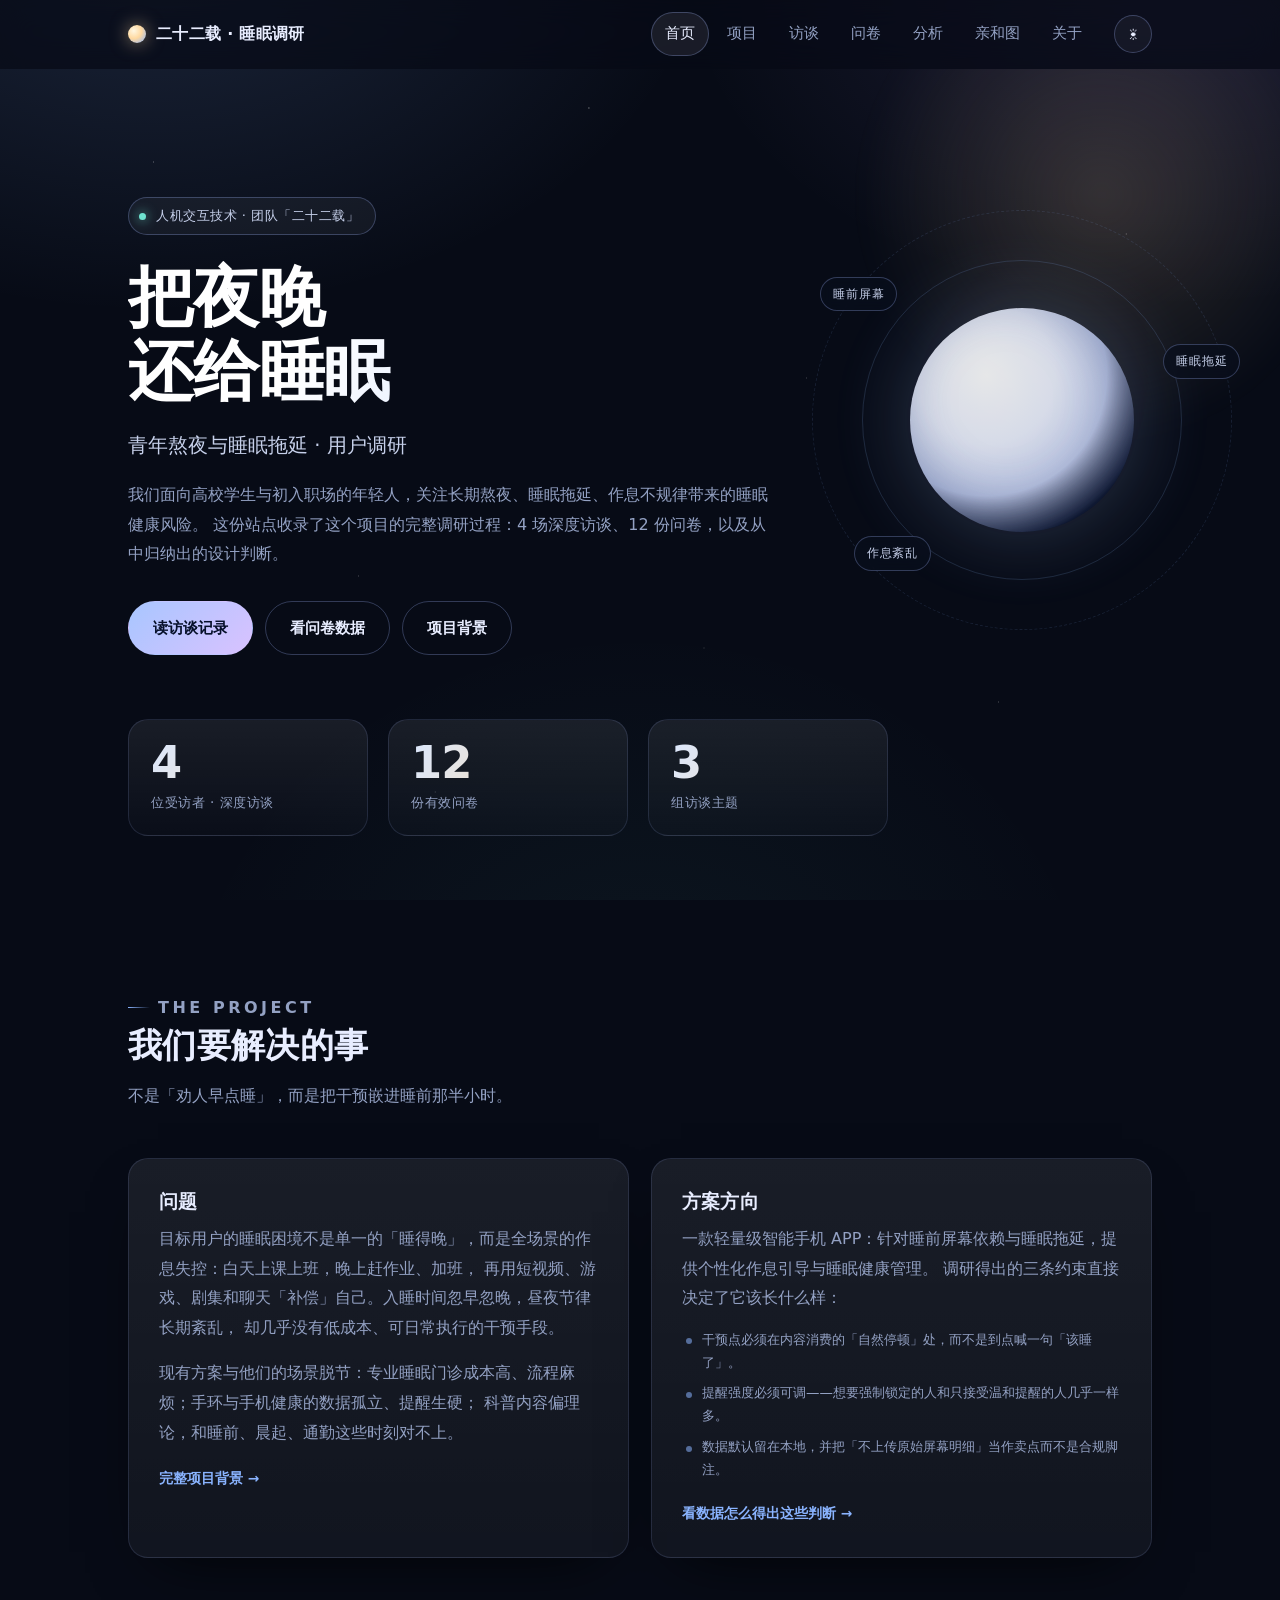
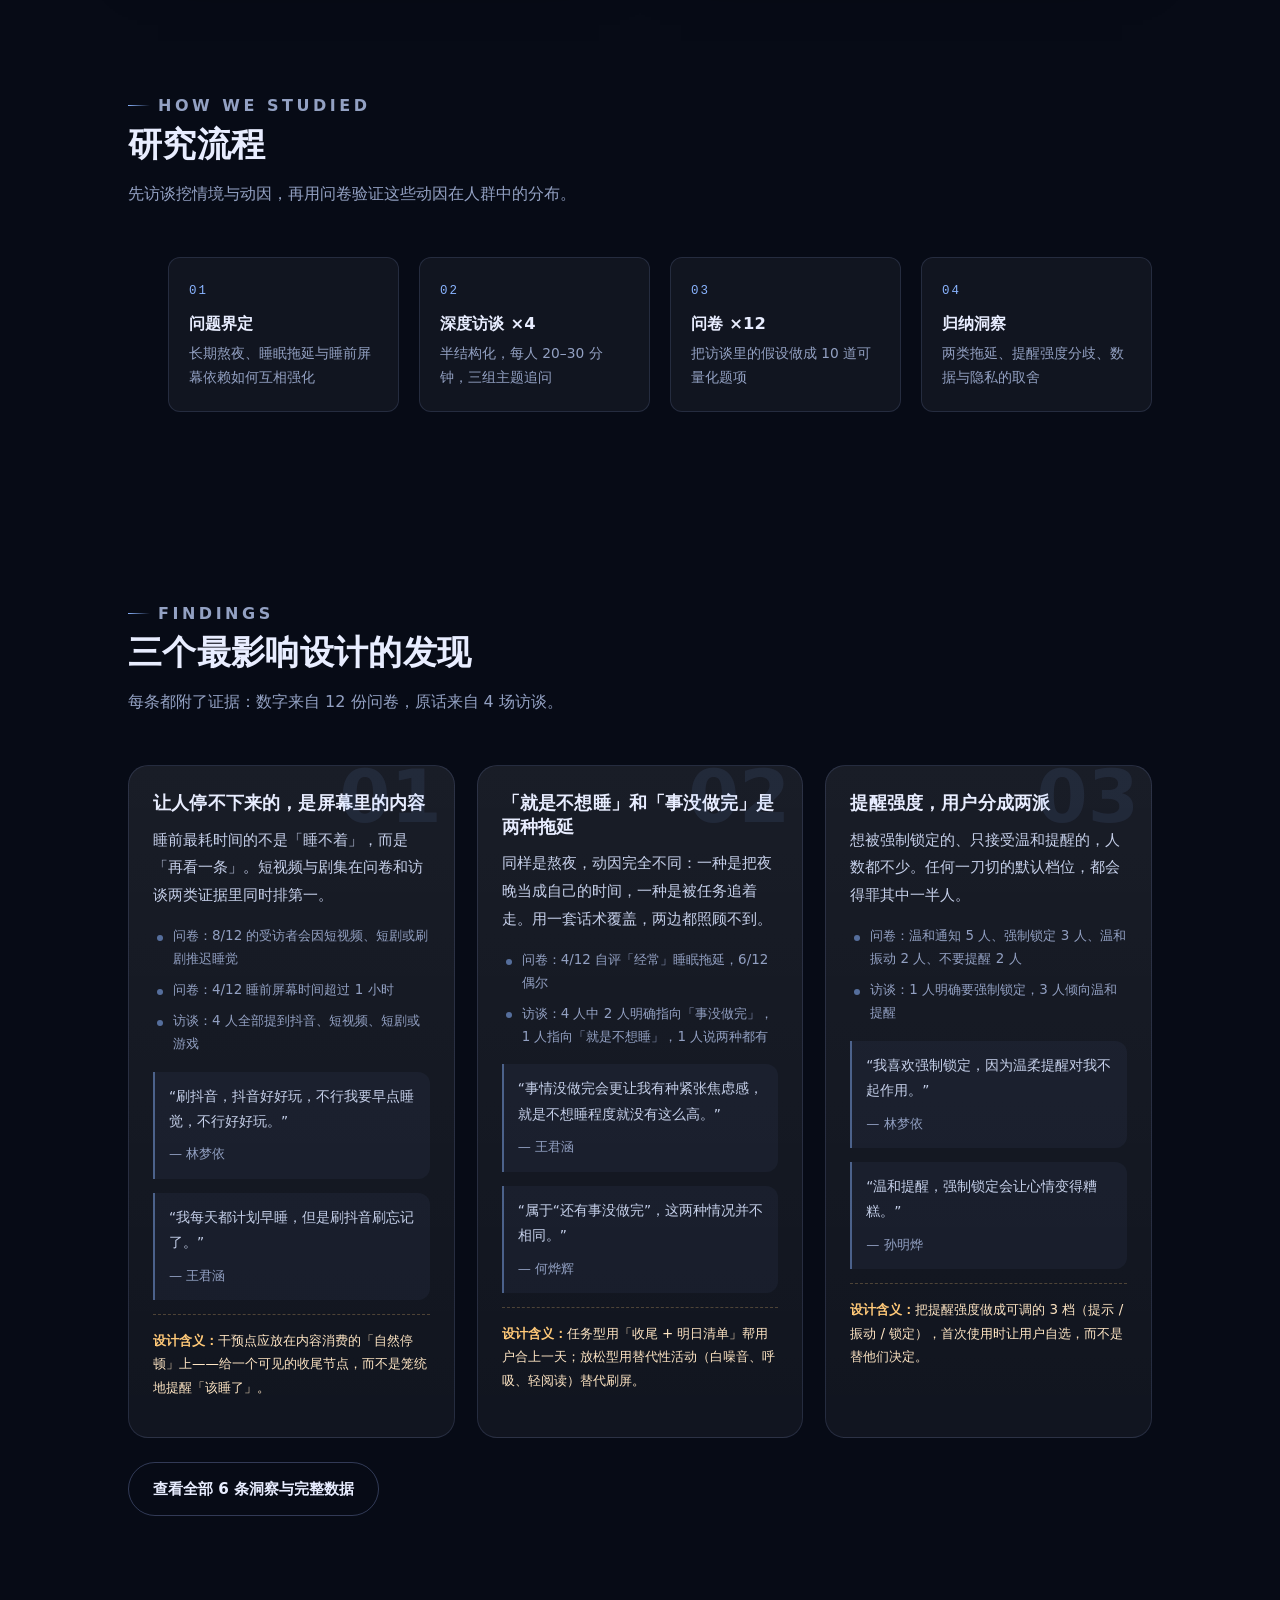
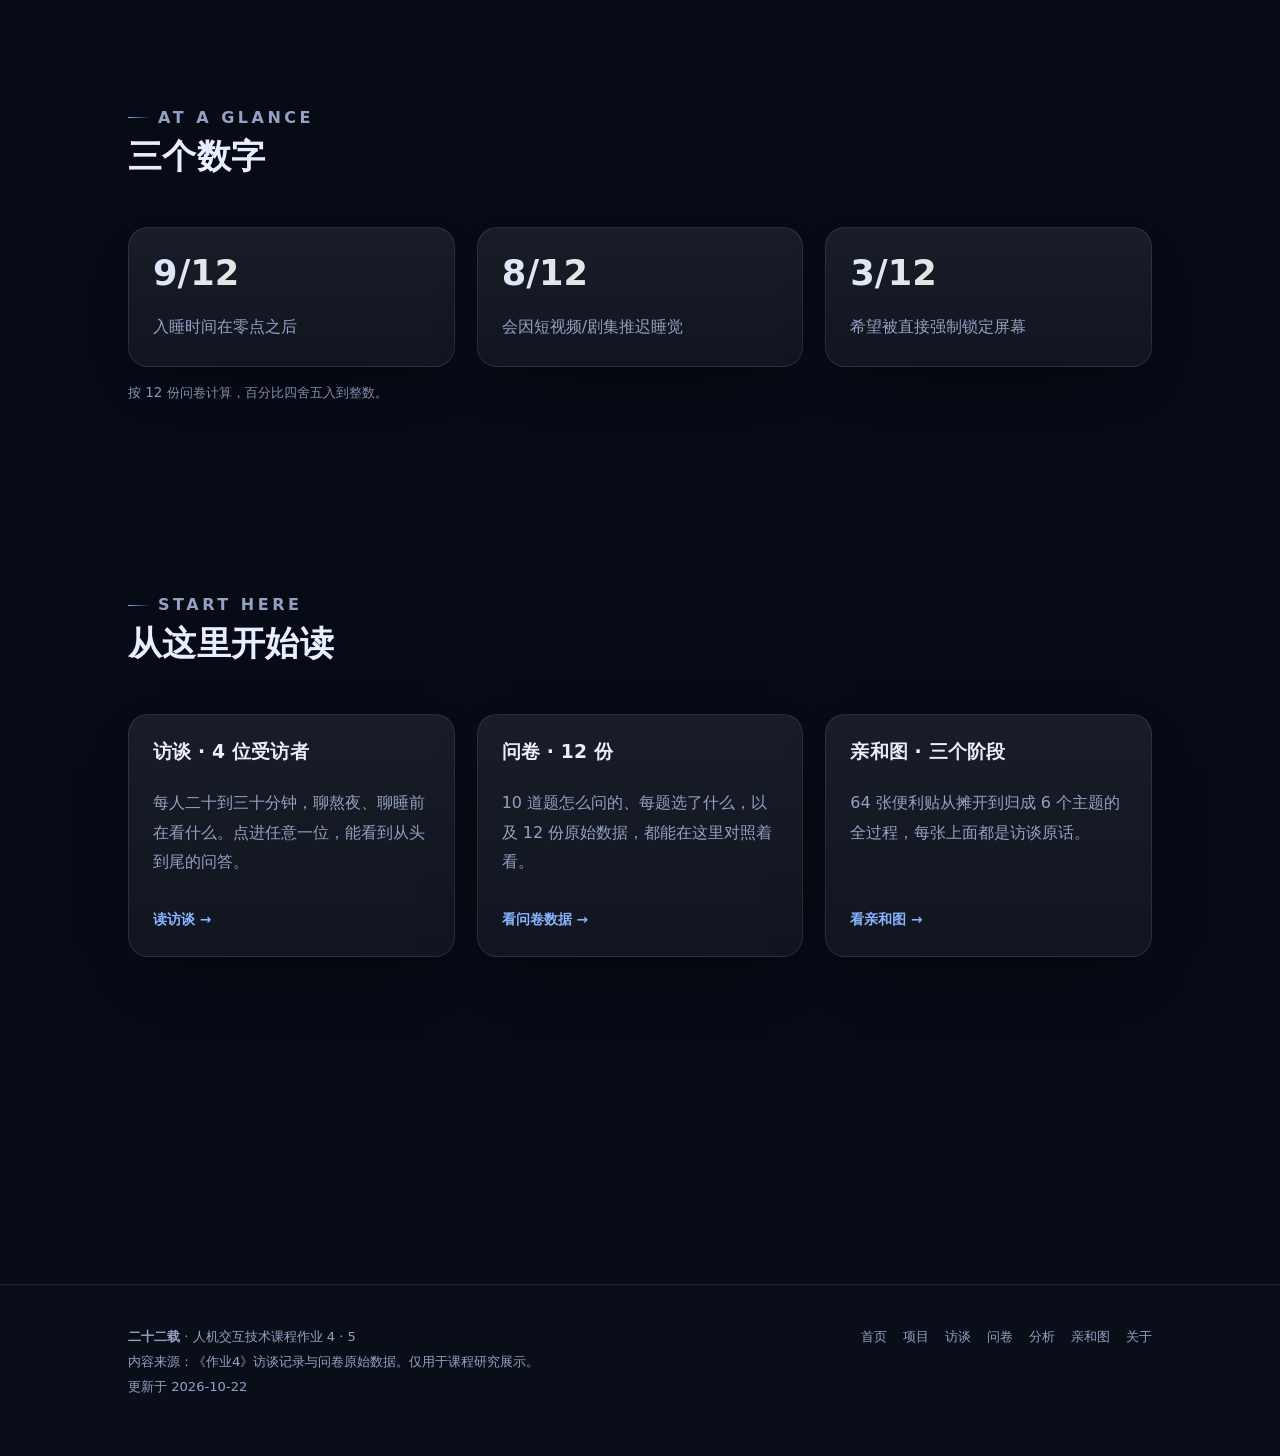
<file: index.html>
<!doctype html>
<html lang="zh-CN">
<head>
  <meta charset="utf-8">
  <meta name="viewport" content="width=device-width, initial-scale=1">
  <title>把夜晚还给睡眠 · 二十二载 · 睡眠健康调研</title>
  <meta name="description" content="面向高校学生与职场新人的睡眠健康 APP 调研：4 份深度访谈、12 份问卷数据，以及由此归纳的 6 条设计洞察。人机交互技术课程项目，团队二十二载。">
  <meta name="theme-color" content="#070b16">
  <meta property="og:title" content="把夜晚还给睡眠 · 二十二载">
  <meta property="og:description" content="4 份深度访谈 + 12 份问卷：青年熬夜与睡眠拖延的用户调研。">
  <meta property="og:type" content="website">
  <link rel="icon" href="data:image/svg+xml,%3Csvg xmlns='http://www.w3.org/2000/svg' viewBox='0 0 32 32'%3E%3Ccircle cx='16' cy='16' r='13' fill='%23ffd9a0'/%3E%3C/svg%3E">
  <link rel="stylesheet" href="assets/css/style.css">
  <script>try{var t=localStorage.getItem("theme");if(t==="light"||t==="dark"){document.documentElement.dataset.theme=t;}}catch(e){}</script>
</head>
<body data-page="home">
  <a class="skip" href="#main">跳到主要内容</a>

  <header class="site-header">
    <div class="nav-inner">
      <a class="brand" href="index.html"><span class="moon" aria-hidden="true"></span>二十二载 · 睡眠调研</a>
      <nav class="nav" aria-label="主导航">
        <a href="index.html" aria-current="page">首页</a>
        <a href="project.html">项目</a>
        <a href="interviews.html">访谈</a>
        <a href="survey.html">问卷</a>
        <a href="analysis.html">分析</a>
        <a href="affinity.html">亲和图</a>
        <a href="about.html">关于</a>
      </nav>
      <button class="theme-toggle" type="button" data-theme-toggle aria-label="切换到日间主题" title="切换到日间主题" aria-pressed="false">&#9788;</button>
    </div>
  </header>

  <main id="main">
    <!-- Hero -->
    <section class="hero">
      <div class="container">
        <p class="hero-badge"><span class="dot" aria-hidden="true"></span>人机交互技术 · 团队「二十二载」</p>
        <h1>把夜晚<br>还给睡眠</h1>
        <p class="hero-sub">青年熬夜与睡眠拖延 · 用户调研</p>
        <p class="hero-intro">
          我们面向高校学生与初入职场的年轻人，关注长期熬夜、睡眠拖延、作息不规律带来的睡眠健康风险。
          这份站点收录了这个项目的完整调研过程：4 场深度访谈、12 份问卷，以及从中归纳出的设计判断。
        </p>
        <div class="hero-actions">
          <a class="btn btn--primary" href="interviews.html">读访谈记录</a>
          <a class="btn btn--ghost" href="survey.html">看问卷数据</a>
          <a class="btn btn--ghost" href="project.html">项目背景</a>
        </div>
        <div class="stats" data-home-stats></div>

        <div class="hero-art" aria-hidden="true">
          <div class="hero-ring hero-ring--outer"></div>
          <div class="hero-ring hero-ring--inner"></div>
          <div class="hero-moon"></div>
          <span class="hero-orbit hero-orbit--a">睡前屏幕</span>
          <span class="hero-orbit hero-orbit--b">睡眠拖延</span>
          <span class="hero-orbit hero-orbit--c">作息紊乱</span>
        </div>
      </div>
    </section>

    <!-- 项目速览 -->
    <section class="section section--tight">
      <div class="container">
        <div class="section-head">
          <p class="kicker">The Project</p>
          <h2>我们要解决的事</h2>
          <p>不是「劝人早点睡」，而是把干预嵌进睡前那半小时。</p>
        </div>
        <div class="grid grid--2">
          <article class="card">
            <h3>问题</h3>
            <p class="muted">
              目标用户的睡眠困境不是单一的「睡得晚」，而是全场景的作息失控：白天上课上班，晚上赶作业、加班，
              再用短视频、游戏、剧集和聊天「补偿」自己。入睡时间忽早忽晚，昼夜节律长期紊乱，
              却几乎没有低成本、可日常执行的干预手段。
            </p>
            <p class="muted">
              现有方案与他们的场景脱节：专业睡眠门诊成本高、流程麻烦；手环与手机健康的数据孤立、提醒生硬；
              科普内容偏理论，和睡前、晨起、通勤这些时刻对不上。
            </p>
            <a class="iv-more" href="project.html">完整项目背景 →</a>
          </article>
          <article class="card">
            <h3>方案方向</h3>
            <p class="muted">
              一款轻量级智能手机 APP：针对睡前屏幕依赖与睡眠拖延，提供个性化作息引导与睡眠健康管理。
              调研得出的三条约束直接决定了它该长什么样：
            </p>
            <ul class="evidence">
              <li>干预点必须在内容消费的「自然停顿」处，而不是到点喊一句「该睡了」。</li>
              <li>提醒强度必须可调——想要强制锁定的人和只接受温和提醒的人几乎一样多。</li>
              <li>数据默认留在本地，并把「不上传原始屏幕明细」当作卖点而不是合规脚注。</li>
            </ul>
            <a class="iv-more" href="survey.html#charts">看数据怎么得出这些判断 →</a>
          </article>
        </div>
      </div>
    </section>

    <!-- 研究流程 -->
    <section class="section section--tight">
      <div class="container">
        <div class="section-head">
          <p class="kicker">How We Studied</p>
          <h2>研究流程</h2>
          <p>先访谈挖情境与动因，再用问卷验证这些动因在人群中的分布。</p>
        </div>
        <ol class="process" data-home-process></ol>
      </div>
    </section>

    <!-- 关键发现 -->
    <section class="section">
      <div class="container">
        <div class="section-head">
          <p class="kicker">Findings</p>
          <h2>三个最影响设计的发现</h2>
          <p>每条都附了证据：数字来自 12 份问卷，原话来自 4 场访谈。</p>
        </div>
        <div class="insights" data-insights></div>
        <p style="margin-top:24px">
          <a class="btn btn--ghost" href="survey.html">查看全部 6 条洞察与完整数据</a>
        </p>
      </div>
    </section>

    <!-- 数据速览 -->
    <section class="section section--tight">
      <div class="container">
        <div class="section-head">
          <p class="kicker">At A Glance</p>
          <h2>三个数字</h2>
        </div>
        <div class="grid grid--3" data-home-teasers></div>
        <p class="note" style="margin-top:14px">按 12 份问卷计算，百分比四舍五入到整数。</p>
      </div>
    </section>

    <!-- 从哪里开始读 -->
    <section class="section">
      <div class="container">
        <div class="section-head">
          <p class="kicker">Start Here</p>
          <h2>从这里开始读</h2>
        </div>
        <div class="grid grid--3">
          <a class="card iv-card" href="interviews.html">
            <h3>访谈 · 4 位受访者</h3>
            <p class="muted">每人二十到三十分钟，聊熬夜、聊睡前在看什么。点进任意一位，能看到从头到尾的问答。</p>
            <span class="iv-more">读访谈 →</span>
          </a>
          <a class="card iv-card" href="survey.html">
            <h3>问卷 · 12 份</h3>
            <p class="muted">10 道题怎么问的、每题选了什么，以及 12 份原始数据，都能在这里对照着看。</p>
            <span class="iv-more">看问卷数据 →</span>
          </a>
          <a class="card iv-card" href="affinity.html">
            <h3>亲和图 · 三个阶段</h3>
            <p class="muted">64 张便利贴从摊开到归成 6 个主题的全过程，每张上面都是访谈原话。</p>
            <span class="iv-more">看亲和图 →</span>
          </a>
        </div>
      </div>
    </section>

    <section class="section section--tight">
      <div class="container">
        <noscript>
          <p class="callout">这个站点的数据区需要 JavaScript 才能渲染。请开启后刷新；访谈原文与问卷表格也会随之显示。</p>
        </noscript>
      </div>
    </section>
  </main>

  <footer class="site-footer">
    <div class="container footer-inner">
      <div>
        <p><strong>二十二载</strong> · 人机交互技术课程作业 4 · 5</p>
        <p>内容来源：《作业4》访谈记录与问卷原始数据。仅用于课程研究展示。</p>
        <p>更新于 2026-10-22</p>
      </div>
      <nav class="footer-links" aria-label="页脚导航">
        <a href="index.html">首页</a>
        <a href="project.html">项目</a>
        <a href="interviews.html">访谈</a>
        <a href="survey.html">问卷</a>
        <a href="analysis.html">分析</a>
        <a href="affinity.html">亲和图</a>
        <a href="about.html">关于</a>
      </nav>
    </div>
  </footer>

  <script src="assets/data/site.js"></script>
  <script src="assets/data/survey.js"></script>
  <script src="assets/data/interviews.js"></script>
  <script src="assets/data/insights.js"></script>
  <script src="assets/data/images.js"></script>
  <script src="assets/js/aggregate.js"></script>
  <script src="assets/js/charts.js"></script>
  <script src="assets/js/render.js"></script>
  <script src="assets/js/app.js"></script>
</body>
</html>
</file>
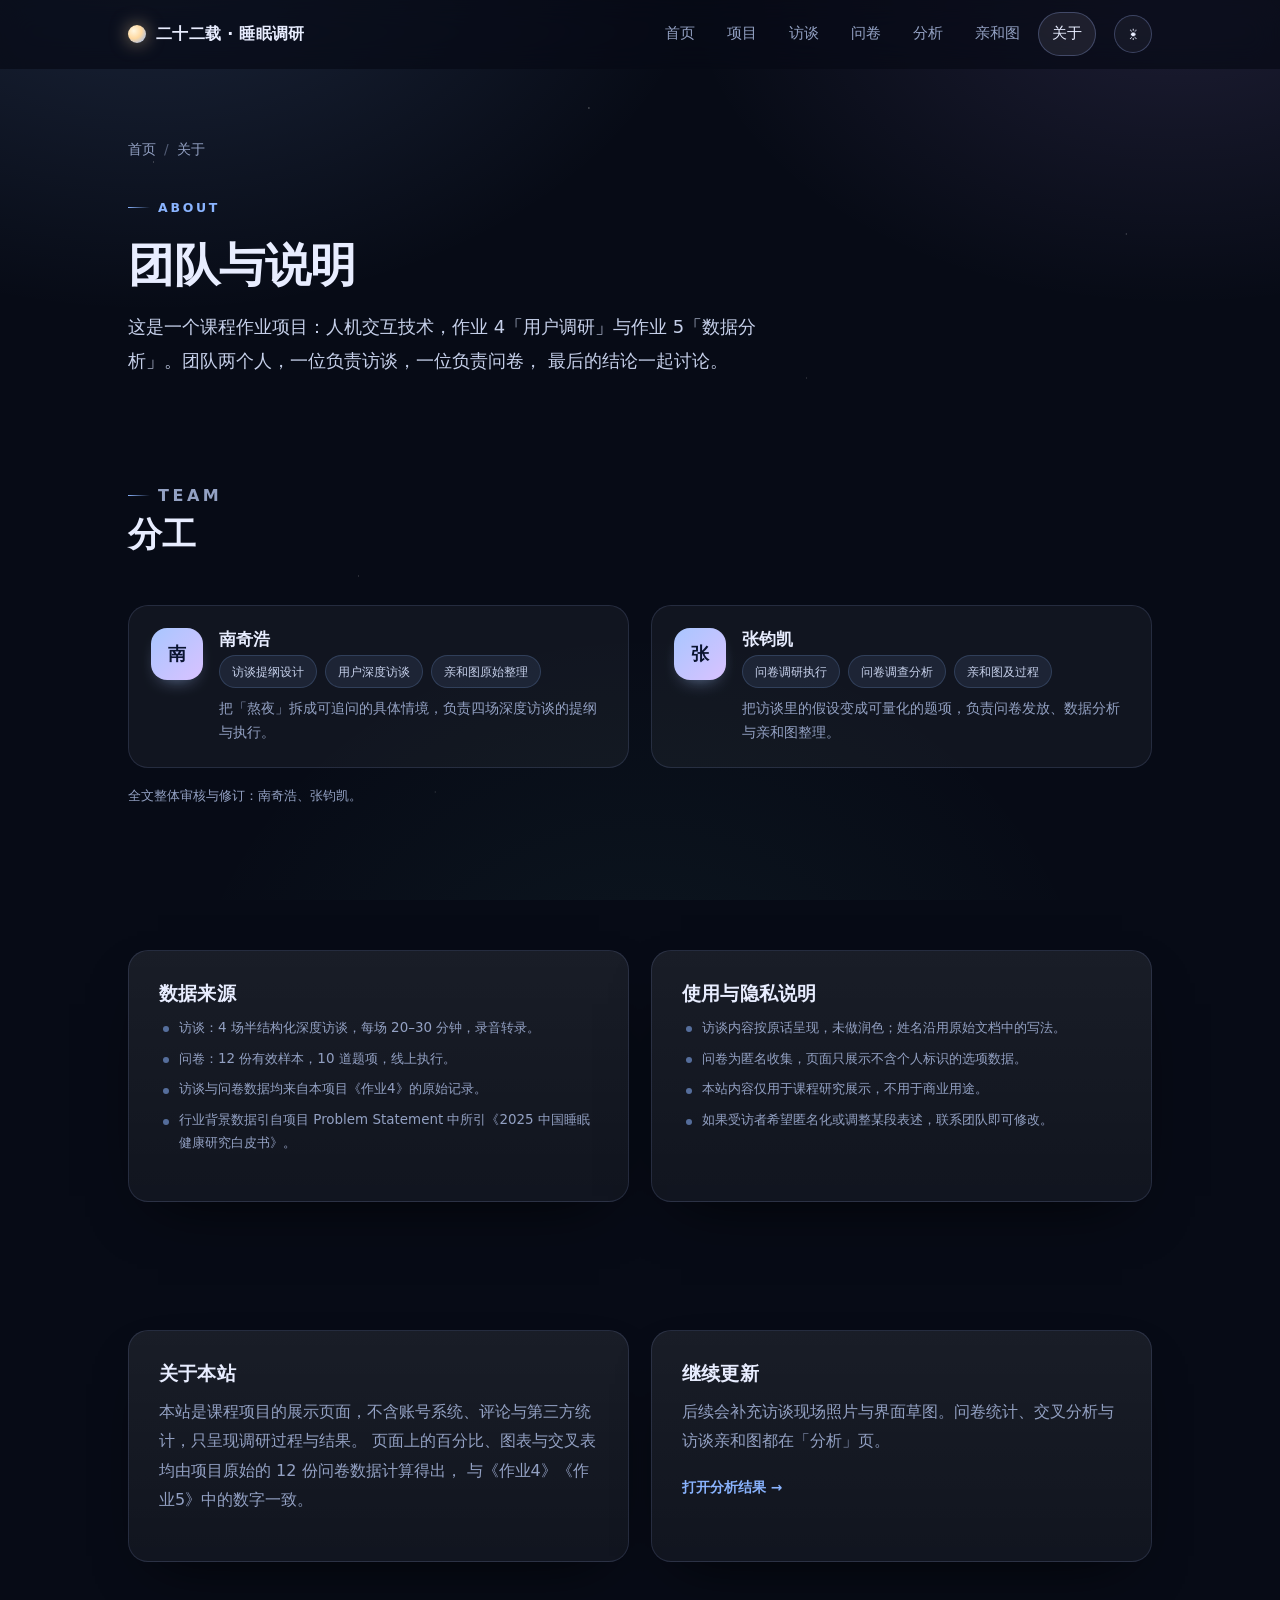
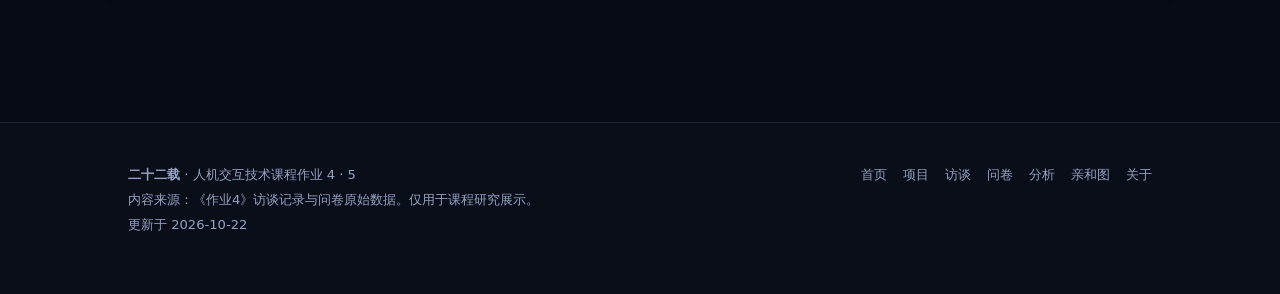
<file: about.html>
﻿<!doctype html>
<html lang="zh-CN">
<head>
  <meta charset="utf-8">
  <meta name="viewport" content="width=device-width, initial-scale=1">
  <title>团队与说明 · 二十二载</title>
  <meta name="description" content="团队分工、数据来源、使用与隐私说明。">
  <meta name="theme-color" content="#070b16">
  <link rel="icon" href="data:image/svg+xml,%3Csvg xmlns='http://www.w3.org/2000/svg' viewBox='0 0 32 32'%3E%3Ccircle cx='16' cy='16' r='13' fill='%23ffd9a0'/%3E%3C/svg%3E">
  <link rel="stylesheet" href="assets/css/style.css">
  <script>try{var t=localStorage.getItem("theme");if(t==="light"||t==="dark"){document.documentElement.dataset.theme=t;}}catch(e){}</script>
</head>
<body data-page="about">
  <a class="skip" href="#main">跳到主要内容</a>

  <header class="site-header">
    <div class="nav-inner">
      <a class="brand" href="index.html"><span class="moon" aria-hidden="true"></span>二十二载 · 睡眠调研</a>
      <nav class="nav" aria-label="主导航">
        <a href="index.html">首页</a>
        <a href="project.html">项目</a>
        <a href="interviews.html">访谈</a>
        <a href="survey.html">问卷</a>
        <a href="analysis.html">分析</a>
        <a href="affinity.html">亲和图</a>
        <a href="about.html" aria-current="page">关于</a>
      </nav>
      <button class="theme-toggle" type="button" data-theme-toggle aria-label="切换到日间主题" title="切换到日间主题" aria-pressed="false">&#9788;</button>
    </div>
  </header>

  <main id="main">
    <section class="page-head">
      <div class="container">
        <nav class="breadcrumb" aria-label="面包屑">
          <a href="index.html">首页</a><span class="sep">/</span><span>关于</span>
        </nav>
        <p class="kicker">About</p>
        <h1>团队与说明</h1>
        <p class="lead">
          这是一个课程作业项目：人机交互技术，作业 4「用户调研」与作业 5「数据分析」。团队两个人，一位负责访谈，一位负责问卷，
          最后的结论一起讨论。
        </p>
      </div>
    </section>

    <section class="section section--tight">
      <div class="container">
        <div class="section-head">
          <p class="kicker">Team</p>
          <h2>分工</h2>
        </div>
        <div class="grid grid--2" data-members></div>
        <p class="note" style="margin-top:16px">全文整体审核与修订：南奇浩、张钧凯。</p>
      </div>
    </section>

    <section class="section section--tight">
      <div class="container">
        <div class="grid grid--2">
          <article class="card">
            <h2 style="font-size:1.2rem">数据来源</h2>
            <ul class="evidence">
              <li>访谈：4 场半结构化深度访谈，每场 20–30 分钟，录音转录。</li>
              <li>问卷：12 份有效样本，10 道题项，线上执行。</li>
              <li>访谈与问卷数据均来自本项目《作业4》的原始记录。</li>
              <li>行业背景数据引自项目 Problem Statement 中所引《2025 中国睡眠健康研究白皮书》。</li>
            </ul>
          </article>
          <article class="card">
            <h2 style="font-size:1.2rem">使用与隐私说明</h2>
            <ul class="evidence">
              <li>访谈内容按原话呈现，未做润色；姓名沿用原始文档中的写法。</li>
              <li>问卷为匿名收集，页面只展示不含个人标识的选项数据。</li>
              <li>本站内容仅用于课程研究展示，不用于商业用途。</li>
              <li>如果受访者希望匿名化或调整某段表述，联系团队即可修改。</li>
            </ul>
          </article>
        </div>
      </div>
    </section>

    <section class="section section--tight">
      <div class="container">
        <div class="grid grid--2">
          <article class="card">
            <h2 style="font-size:1.2rem">关于本站</h2>
            <p class="muted">
              本站是课程项目的展示页面，不含账号系统、评论与第三方统计，只呈现调研过程与结果。
              页面上的百分比、图表与交叉表均由项目原始的 12 份问卷数据计算得出，
              与《作业4》《作业5》中的数字一致。
            </p>
          </article>
          <article class="card">
            <h2 style="font-size:1.2rem">继续更新</h2>
            <p class="muted">
              后续会补充访谈现场照片与界面草图。问卷统计、交叉分析与访谈亲和图都在「分析」页。
            </p>
            <a class="iv-more" href="analysis.html">打开分析结果 →</a>
          </article>
        </div>
      </div>
    </section>
  </main>

  <footer class="site-footer">
    <div class="container footer-inner">
      <div>
        <p><strong>二十二载</strong> · 人机交互技术课程作业 4 · 5</p>
        <p>内容来源：《作业4》访谈记录与问卷原始数据。仅用于课程研究展示。</p>
        <p>更新于 2026-10-22</p>
      </div>
      <nav class="footer-links" aria-label="页脚导航">
        <a href="index.html">首页</a>
        <a href="project.html">项目</a>
        <a href="interviews.html">访谈</a>
        <a href="survey.html">问卷</a>
        <a href="analysis.html">分析</a>
        <a href="affinity.html">亲和图</a>
        <a href="about.html">关于</a>
      </nav>
    </div>
  </footer>

  <script src="assets/data/site.js"></script>
  <script src="assets/data/survey.js"></script>
  <script src="assets/data/interviews.js"></script>
  <script src="assets/data/insights.js"></script>
  <script src="assets/data/images.js"></script>
  <script src="assets/js/aggregate.js"></script>
  <script src="assets/js/charts.js"></script>
  <script src="assets/js/render.js"></script>
  <script src="assets/js/app.js"></script>
</body>
</html>
</file>
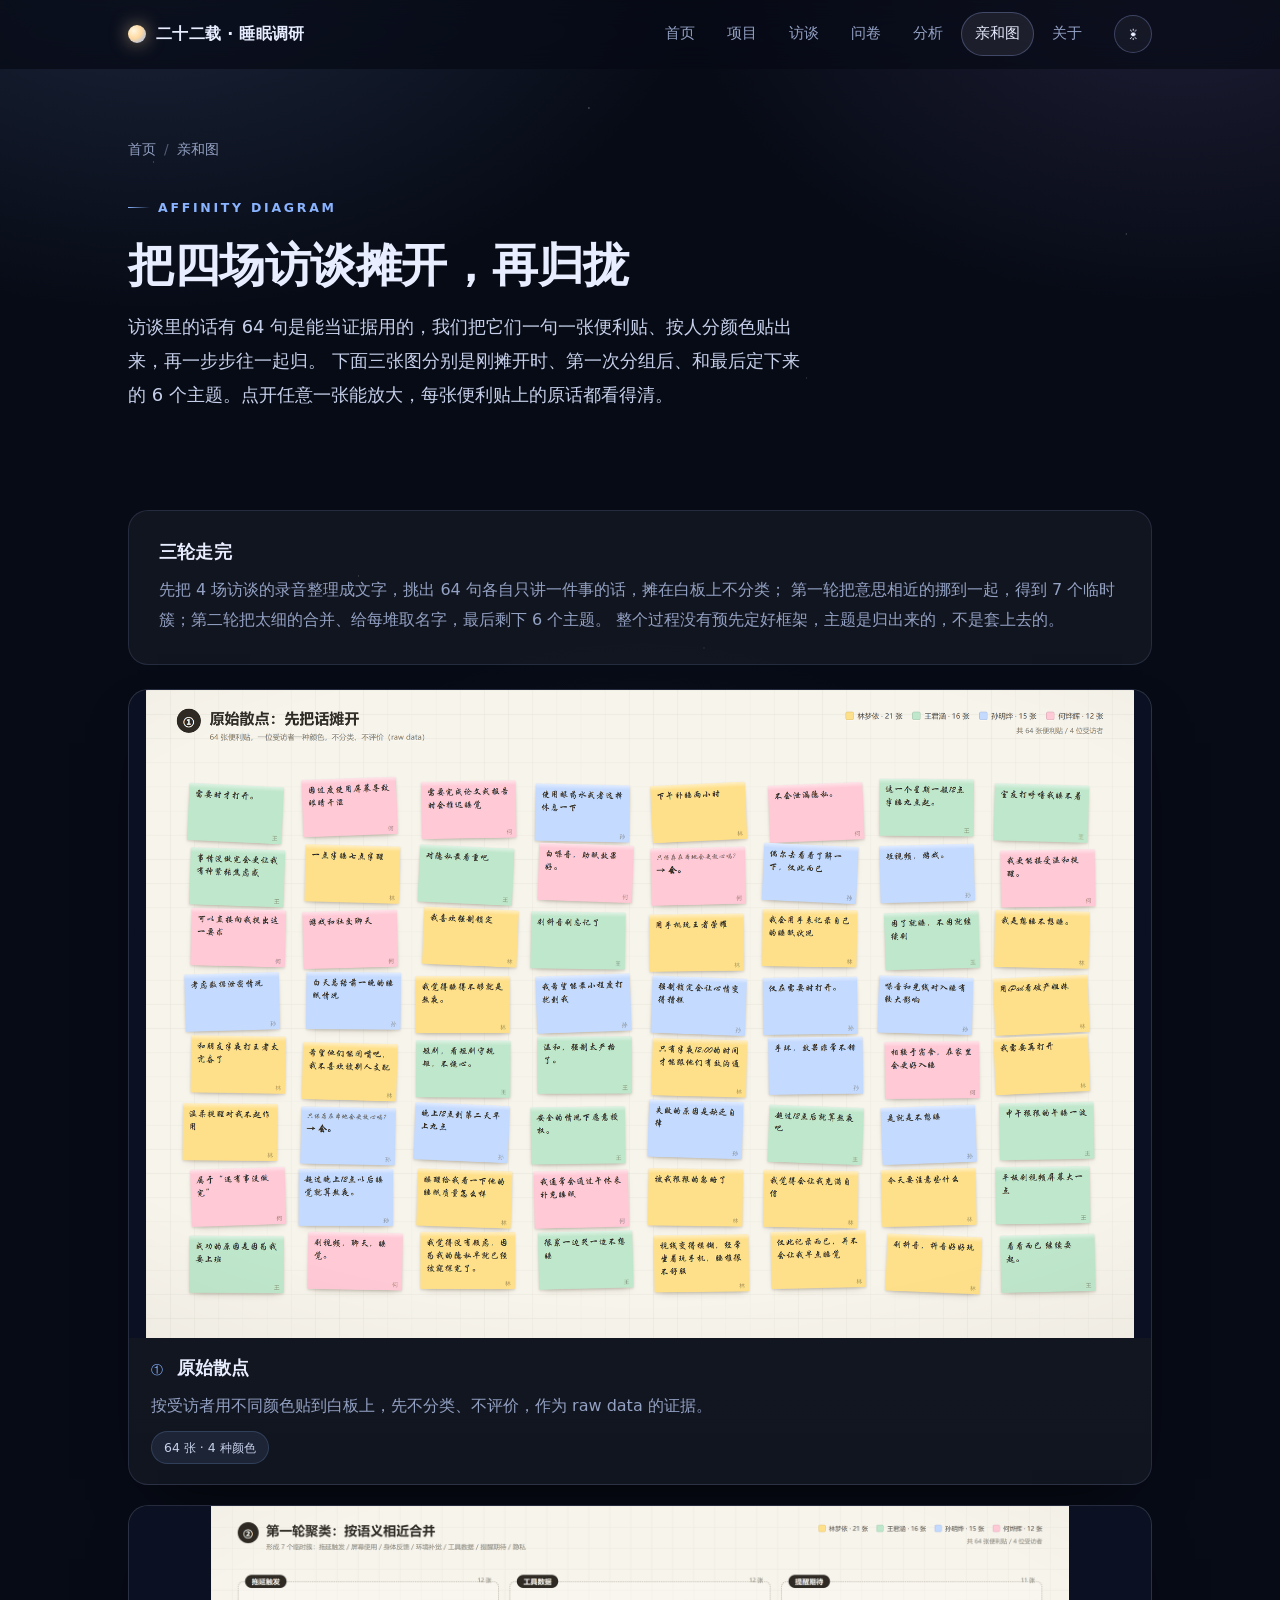
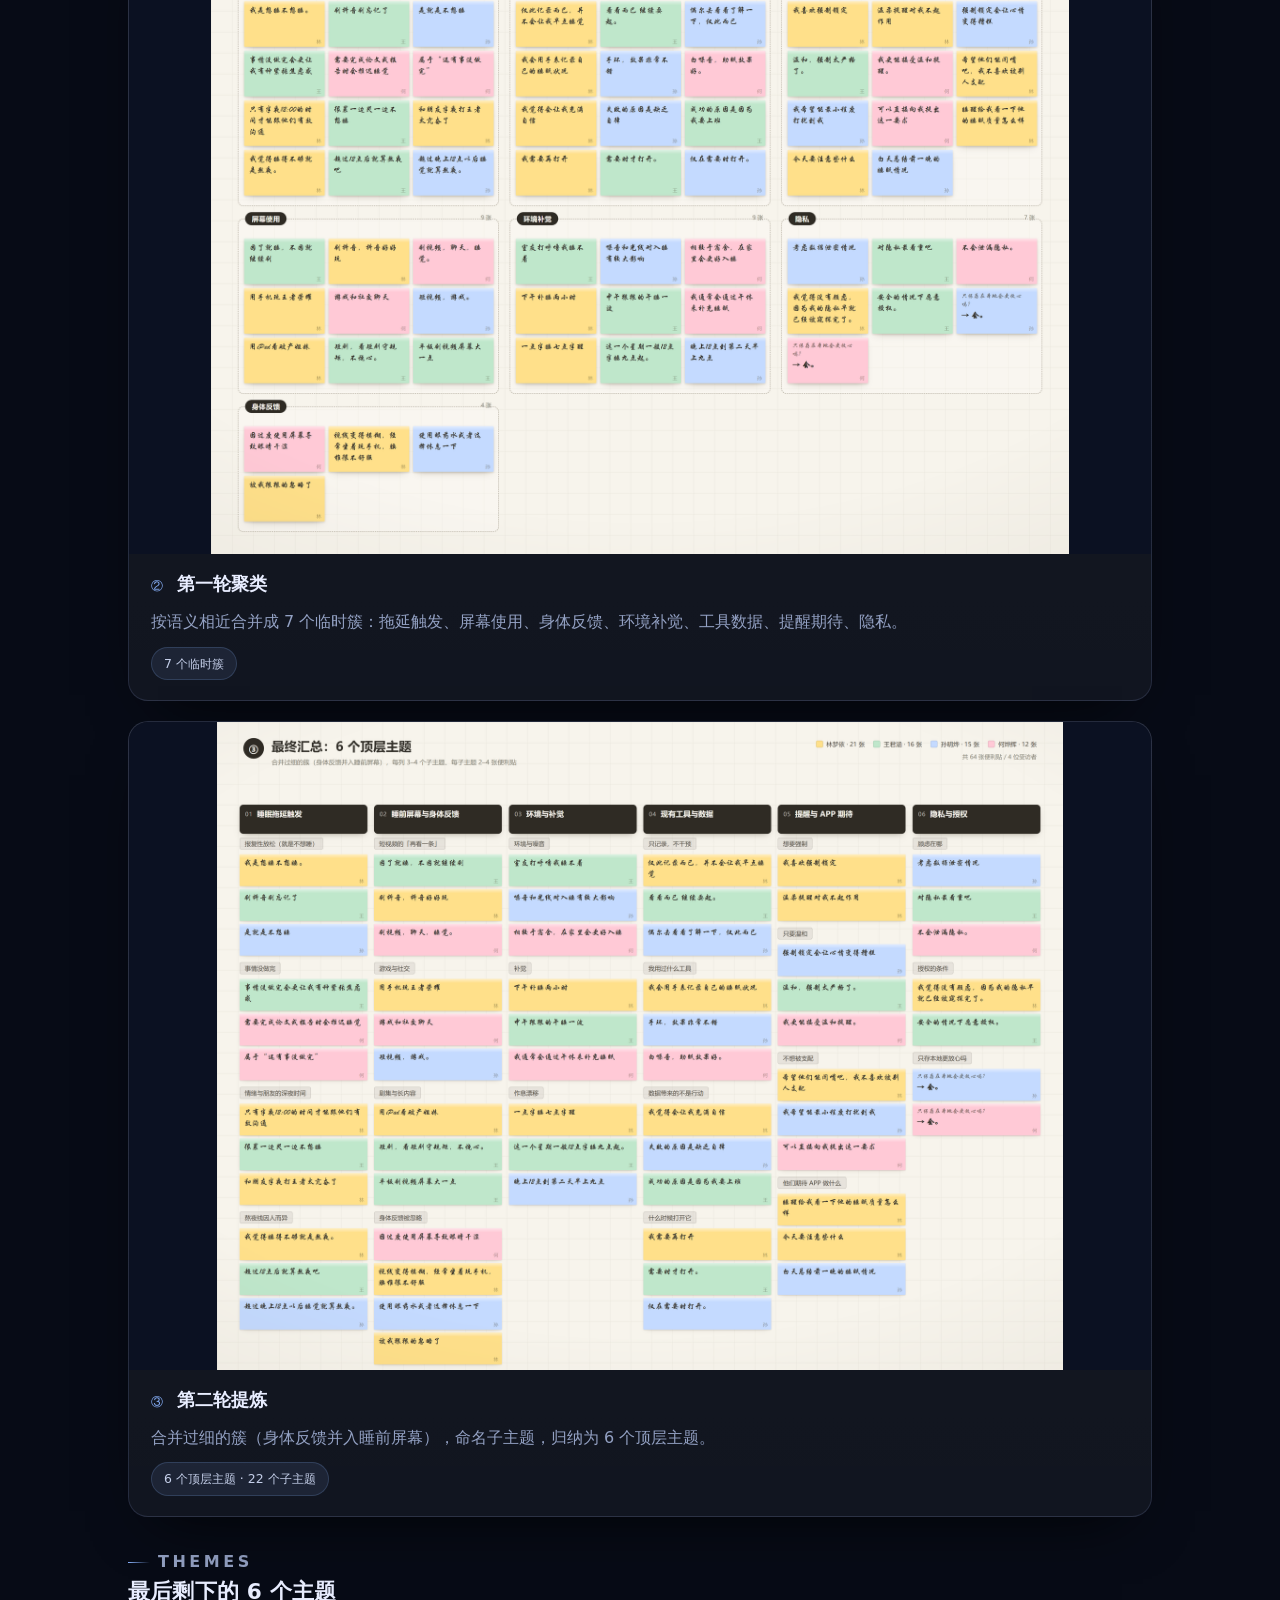
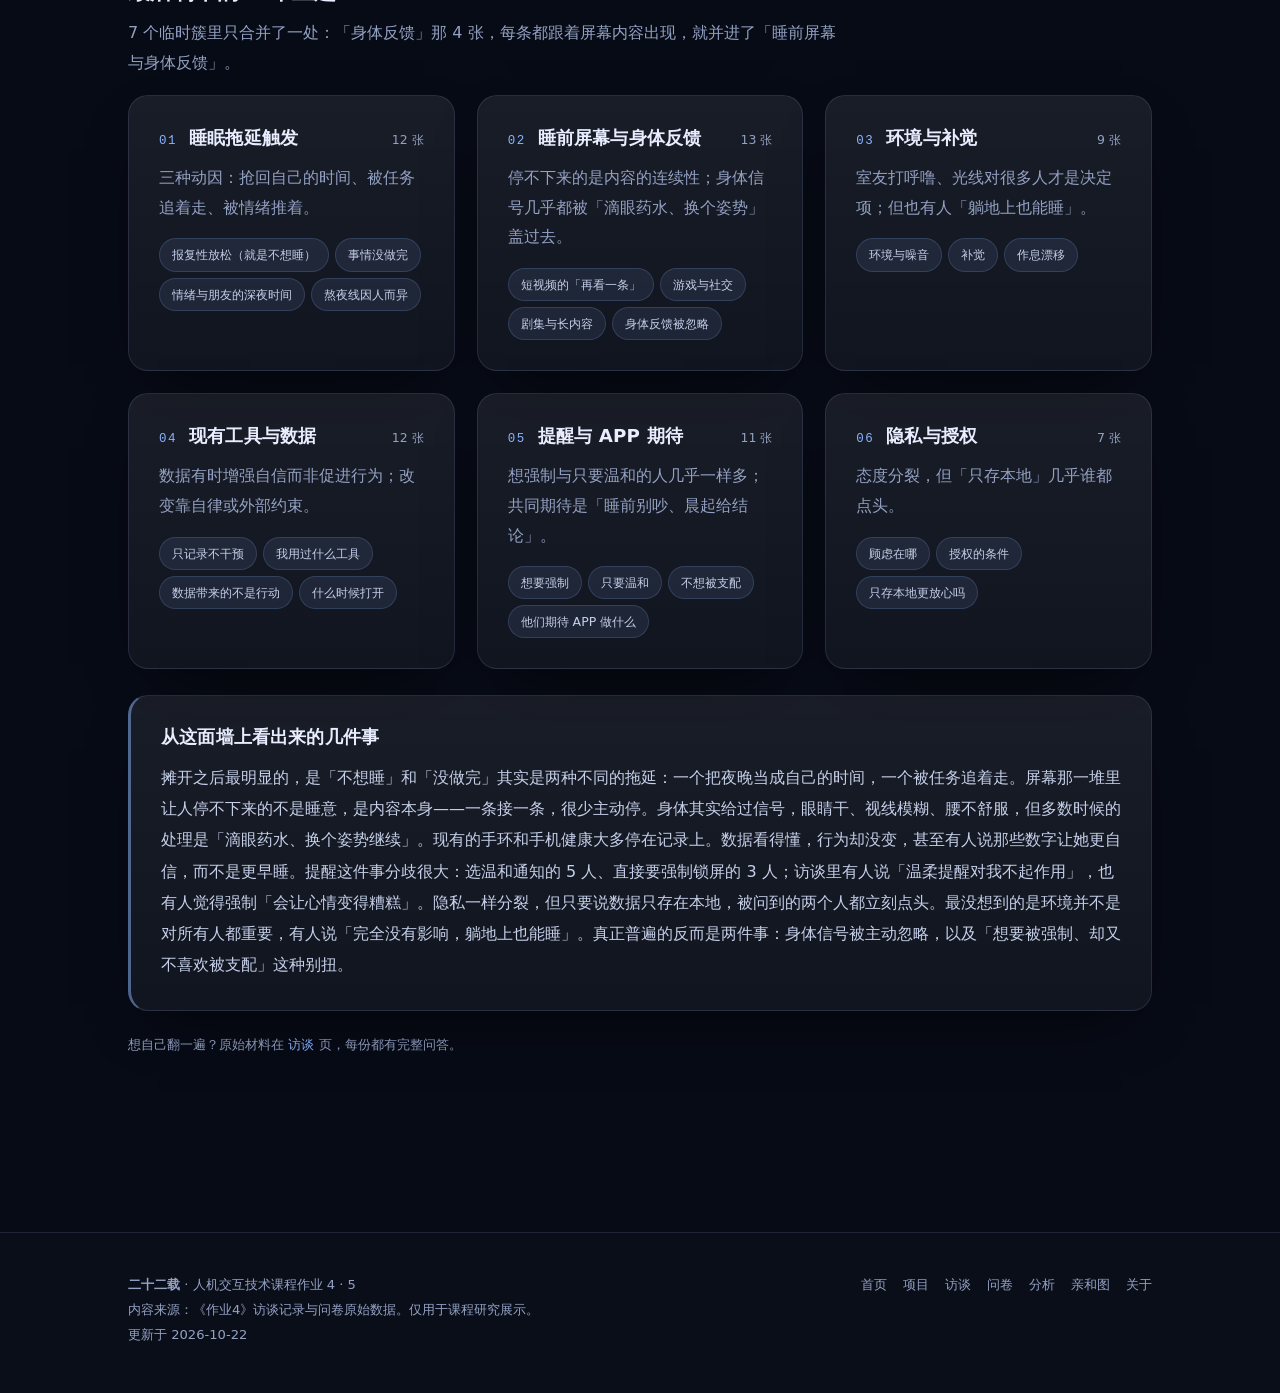
<file: affinity.html>
﻿<!doctype html>
<html lang="zh-CN">
<head>
  <meta charset="utf-8">
  <meta name="viewport" content="width=device-width, initial-scale=1">
  <title>亲和图 · 二十二载</title>
  <meta name="description" content="4 场深度访谈拆成 64 张便利贴，经两轮聚类归纳为 6 个顶层主题；含三阶段过程图与结论。">
  <meta name="theme-color" content="#070b16">
  <link rel="icon" href="data:image/svg+xml,%3Csvg xmlns='http://www.w3.org/2000/svg' viewBox='0 0 32 32'%3E%3Ccircle cx='16' cy='16' r='13' fill='%23ffd9a0'/%3E%3C/svg%3E">
  <link rel="stylesheet" href="assets/css/style.css">
  <script>try{var t=localStorage.getItem("theme");if(t==="light"||t==="dark"){document.documentElement.dataset.theme=t;}}catch(e){}</script>
</head>
<body data-page="affinity">
  <a class="skip" href="#main">跳到主要内容</a>

  <header class="site-header">
    <div class="nav-inner">
      <a class="brand" href="index.html"><span class="moon" aria-hidden="true"></span>二十二载 · 睡眠调研</a>
      <nav class="nav" aria-label="主导航">
        <a href="index.html">首页</a>
        <a href="project.html">项目</a>
        <a href="interviews.html">访谈</a>
        <a href="survey.html">问卷</a>
        <a href="analysis.html">分析</a>
        <a href="affinity.html" aria-current="page">亲和图</a>
        <a href="about.html">关于</a>
      </nav>
      <button class="theme-toggle" type="button" data-theme-toggle aria-label="切换到日间主题" title="切换到日间主题" aria-pressed="false">&#9788;</button>
    </div>
  </header>

  <main id="main">
    <section class="page-head">
      <div class="container">
        <nav class="breadcrumb" aria-label="面包屑">
          <a href="index.html">首页</a><span class="sep">/</span><span>亲和图</span>
        </nav>
        <p class="kicker">Affinity Diagram</p>
        <h1>把四场访谈摊开，再归拢</h1>
        <p class="lead">
          访谈里的话有 64 句是能当证据用的，我们把它们一句一张便利贴、按人分颜色贴出来，再一步步往一起归。
          下面三张图分别是刚摊开时、第一次分组后、和最后定下来的 6 个主题。点开任意一张能放大，每张便利贴上的原话都看得清。
        </p>
      </div>
    </section>

    <section class="section section--tight">
      <div class="container">
        <article class="card card--flat" style="margin-bottom:24px">
          <h2 style="font-size:1.1rem;margin-bottom:10px">三轮走完</h2>
          <p class="muted" style="margin:0">
            先把 4 场访谈的录音整理成文字，挑出 64 句各自只讲一件事的话，摊在白板上不分类；
            第一轮把意思相近的挪到一起，得到 7 个临时簇；第二轮把太细的合并、给每堆取名字，最后剩下 6 个主题。
            整个过程没有预先定好框架，主题是归出来的，不是套上去的。
          </p>
        </article>

        <div data-affinity-steps></div>

        <div class="section-head" style="margin:26px 0 18px">
          <p class="kicker">Themes</p>
          <h2 style="font-size:1.35rem">最后剩下的 6 个主题</h2>
          <p>7 个临时簇里只合并了一处：「身体反馈」那 4 张，每条都跟着屏幕内容出现，就并进了「睡前屏幕与身体反馈」。</p>
        </div>
        <div class="grid grid--3" data-affinity-themes></div>

        <article class="card learned-card" style="margin-top:26px">
          <h2 style="font-size:1.1rem;margin-bottom:12px">从这面墙上看出来的几件事</h2>
          <p class="learned" data-learned-affinity></p>
        </article>

        <noscript><p class="callout">亲和图需要 JavaScript 渲染。</p></noscript>
        <p class="note" style="margin-top:22px">
          想自己翻一遍？原始材料在 <a href="interviews.html">访谈</a> 页，每份都有完整问答。
        </p>
      </div>
    </section>
  </main>

  <dialog id="lightbox" class="lightbox" aria-label="图片预览">
    <img id="lb-img" alt="">
    <div class="lb-bar">
      <span id="lb-count"></span>
      <span id="lb-cap"></span>
      <span class="spacer"></span>
      <button class="icon-btn" id="lb-prev" type="button" aria-label="上一张">←</button>
      <button class="icon-btn" id="lb-next" type="button" aria-label="下一张">→</button>
      <button class="icon-btn" id="lb-close" type="button" aria-label="关闭">✕</button>
    </div>
  </dialog>

  <footer class="site-footer">
    <div class="container footer-inner">
      <div>
        <p><strong>二十二载</strong> · 人机交互技术课程作业 4 · 5</p>
        <p>内容来源：《作业4》访谈记录与问卷原始数据。仅用于课程研究展示。</p>
        <p>更新于 2026-10-22</p>
      </div>
      <nav class="footer-links" aria-label="页脚导航">
        <a href="index.html">首页</a>
        <a href="project.html">项目</a>
        <a href="interviews.html">访谈</a>
        <a href="survey.html">问卷</a>
        <a href="analysis.html">分析</a>
        <a href="affinity.html">亲和图</a>
        <a href="about.html">关于</a>
      </nav>
    </div>
  </footer>

  <script src="assets/data/site.js"></script>
  <script src="assets/data/survey.js"></script>
  <script src="assets/data/interviews.js"></script>
  <script src="assets/data/insights.js"></script>
  <script src="assets/data/images.js"></script>
  <script src="assets/data/analysis.js"></script>
  <script src="assets/js/aggregate.js"></script>
  <script src="assets/js/charts.js"></script>
  <script src="assets/js/render.js"></script>
  <script src="assets/js/app.js"></script>
</body>
</html>
</file>
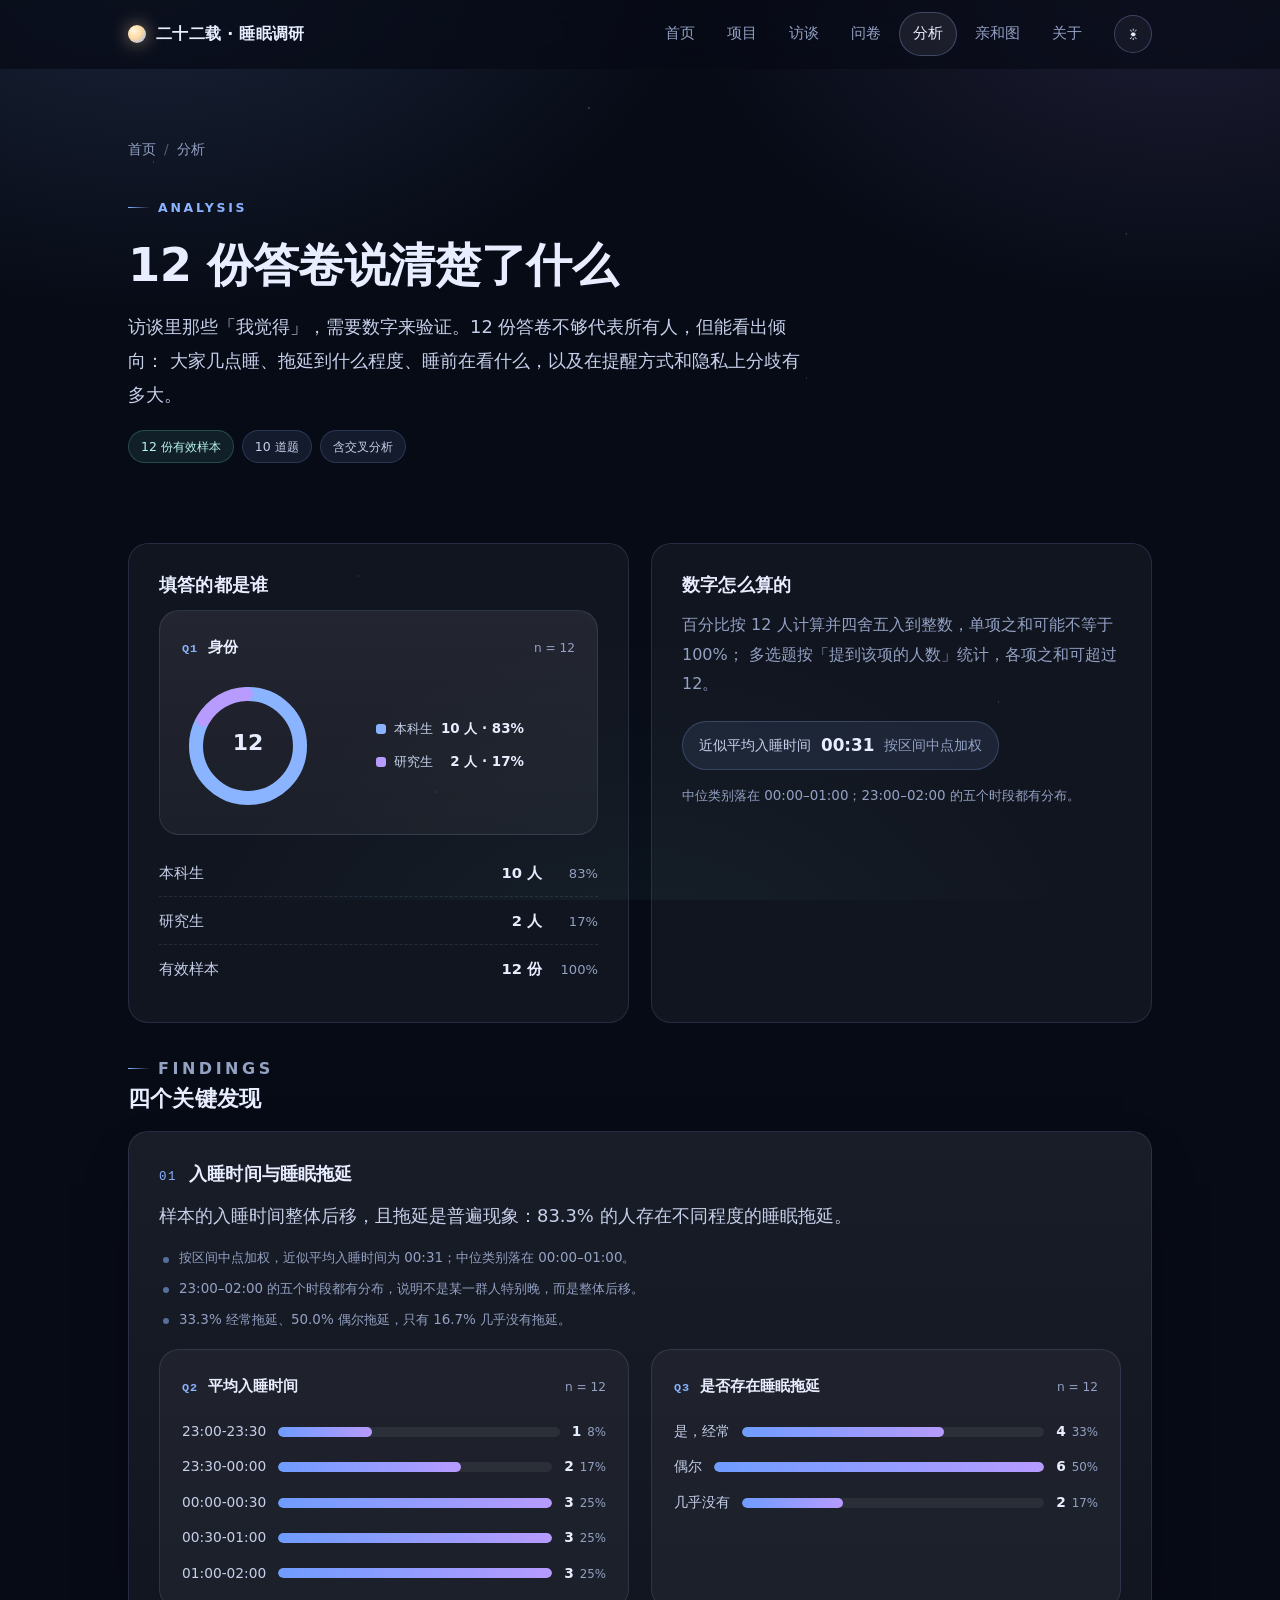
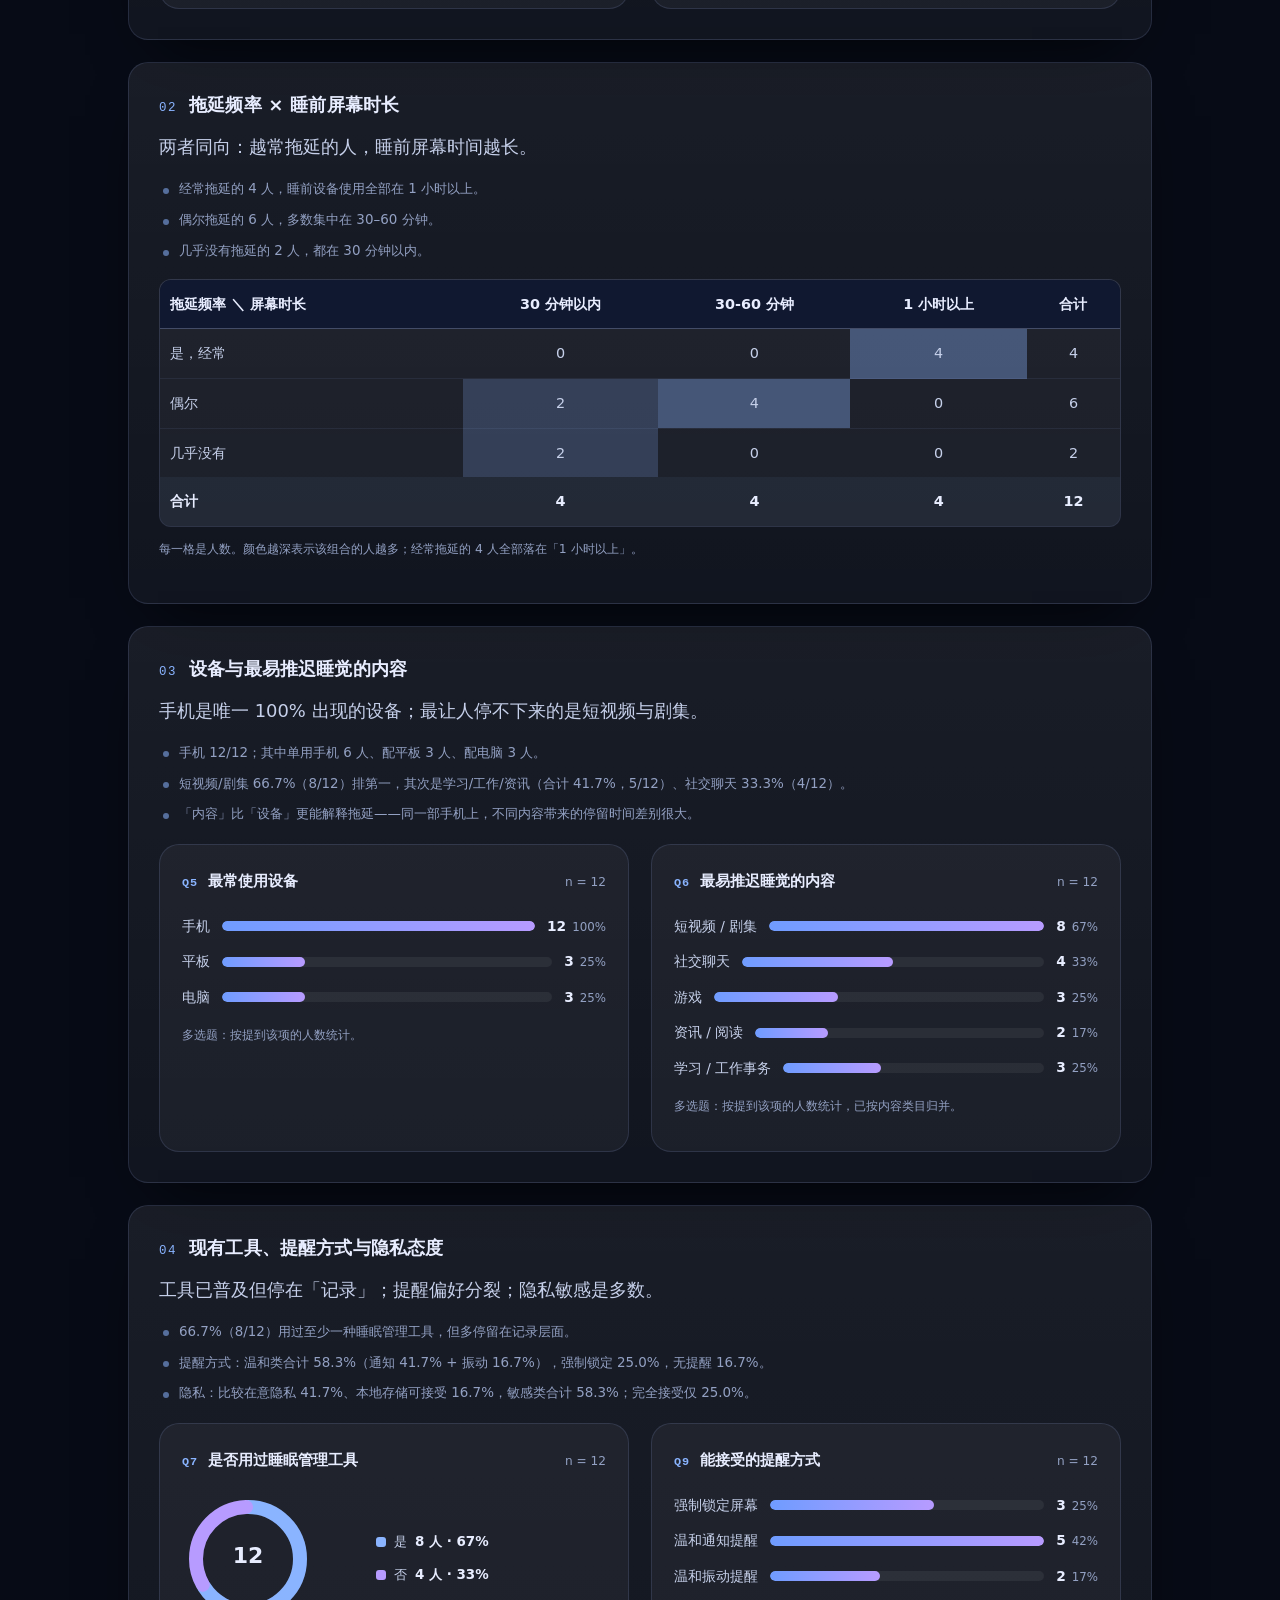
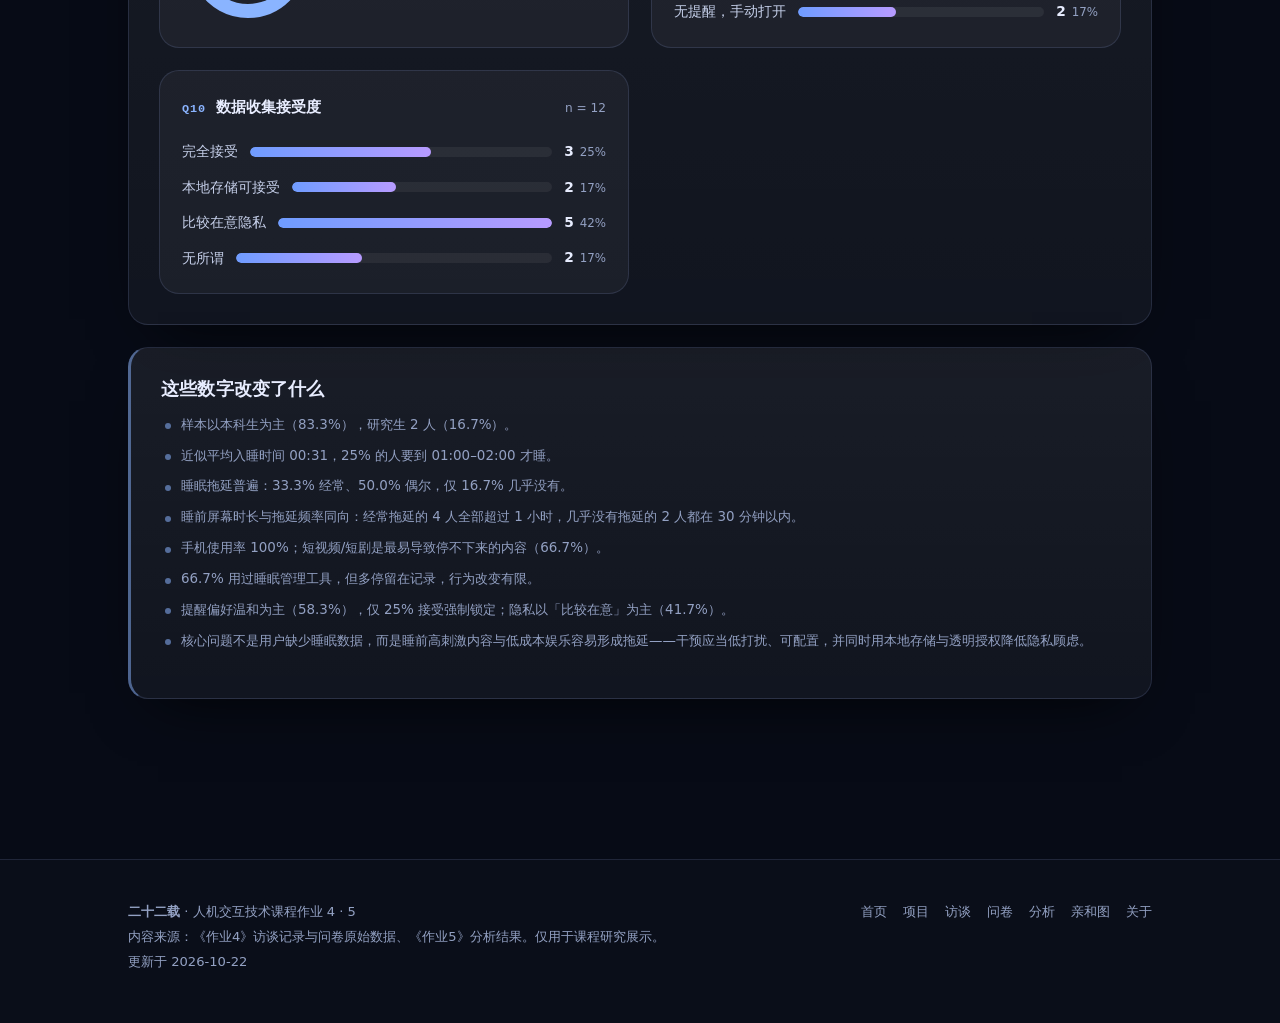
<file: analysis.html>
<!doctype html>
<html lang="zh-CN">
<head>
  <meta charset="utf-8">
  <meta name="viewport" content="width=device-width, initial-scale=1">
  <title>分析结果 · 问卷与亲和图 · 二十二载</title>
  <meta name="description" content="12 份问卷的描述性统计、交叉分析与关键发现，以及 4 位受访者访谈的亲和图过程与 6 个顶层主题。">
  <meta name="theme-color" content="#070b16">
  <link rel="icon" href="data:image/svg+xml,%3Csvg xmlns='http://www.w3.org/2000/svg' viewBox='0 0 32 32'%3E%3Ccircle cx='16' cy='16' r='13' fill='%23ffd9a0'/%3E%3C/svg%3E">
  <link rel="stylesheet" href="assets/css/style.css">
  <script>try{var t=localStorage.getItem("theme");if(t==="light"||t==="dark"){document.documentElement.dataset.theme=t;}}catch(e){}</script>
</head>
<body data-page="analysis">
  <a class="skip" href="#main">跳到主要内容</a>

  <header class="site-header">
    <div class="nav-inner">
      <a class="brand" href="index.html"><span class="moon" aria-hidden="true"></span>二十二载 · 睡眠调研</a>
      <nav class="nav" aria-label="主导航">
        <a href="index.html">首页</a>
        <a href="project.html">项目</a>
        <a href="interviews.html">访谈</a>
        <a href="survey.html">问卷</a>
        <a href="analysis.html" aria-current="page">分析</a>
        <a href="affinity.html">亲和图</a>
        <a href="about.html">关于</a>
      </nav>
      <button class="theme-toggle" type="button" data-theme-toggle aria-label="切换到日间主题" title="切换到日间主题" aria-pressed="false">&#9788;</button>
    </div>
  </header>

  <main id="main">
    <section class="page-head">
      <div class="container">
        <nav class="breadcrumb" aria-label="面包屑">
          <a href="index.html">首页</a><span class="sep">/</span><span>分析</span>
        </nav>
        <p class="kicker">Analysis</p>
        <h1>12 份答卷说清楚了什么</h1>
        <p class="lead">
          访谈里那些「我觉得」，需要数字来验证。12 份答卷不够代表所有人，但能看出倾向：
          大家几点睡、拖延到什么程度、睡前在看什么，以及在提醒方式和隐私上分歧有多大。
        </p>
        <div class="pill-row">
          <span class="tag tag--teal">12 份有效样本</span>
          <span class="tag">10 道题</span>
          <span class="tag">含交叉分析</span>
        </div>
      </div>
    </section>

    <section class="section section--tight">
      <div class="container">
        <!-- 问卷分析 -->
        <section id="panel-survey">
          <div class="grid grid--2" style="margin-bottom:26px">
            <article class="card card--flat">
              <h2 style="font-size:1.1rem;margin-bottom:12px">填答的都是谁</h2>
              <div data-demo-chart></div>
              <div data-demo-facts style="margin-top:14px"></div>
            </article>
            <article class="card card--flat">
              <h2 style="font-size:1.1rem;margin-bottom:12px">数字怎么算的</h2>
              <p class="muted">
                百分比按 12 人计算并四舍五入到整数，单项之和可能不等于 100%；
                多选题按「提到该项的人数」统计，各项之和可超过 12。
              </p>
              <div class="avg-chip">
                <span>近似平均入睡时间</span>
                <b data-avg-sleep>--:--</b>
                <span class="muted">按区间中点加权</span>
              </div>
              <p class="note" style="margin-top:14px">
                中位类别落在 00:00–01:00；23:00–02:00 的五个时段都有分布。
              </p>
            </article>
          </div>

          <div class="section-head" style="margin-bottom:18px">
            <p class="kicker">Findings</p>
            <h2 style="font-size:1.35rem">四个关键发现</h2>
          </div>
          <div data-findings></div>

          <article class="card learned-card" style="margin-top:10px">
            <h2 style="font-size:1.1rem;margin-bottom:12px">这些数字改变了什么</h2>
            <div data-learned-survey></div>
          </article>
          <noscript><p class="callout">这一页的图表需要 JavaScript 渲染。</p></noscript>
        </section>

      </div>
    </section>
  </main>

  <dialog id="lightbox" class="lightbox" aria-label="图片预览">
    <img id="lb-img" alt="">
    <div class="lb-bar">
      <span id="lb-count"></span>
      <span id="lb-cap"></span>
      <span class="spacer"></span>
      <button class="icon-btn" id="lb-prev" type="button" aria-label="上一张">←</button>
      <button class="icon-btn" id="lb-next" type="button" aria-label="下一张">→</button>
      <button class="icon-btn" id="lb-close" type="button" aria-label="关闭">✕</button>
    </div>
  </dialog>

  <footer class="site-footer">
    <div class="container footer-inner">
      <div>
        <p><strong>二十二载</strong> · 人机交互技术课程作业 4 · 5</p>
        <p>内容来源：《作业4》访谈记录与问卷原始数据、《作业5》分析结果。仅用于课程研究展示。</p>
        <p>更新于 2026-10-22</p>
      </div>
      <nav class="footer-links" aria-label="页脚导航">
        <a href="index.html">首页</a>
        <a href="project.html">项目</a>
        <a href="interviews.html">访谈</a>
        <a href="survey.html">问卷</a>
        <a href="analysis.html">分析</a>
        <a href="affinity.html">亲和图</a>
        <a href="about.html">关于</a>
      </nav>
    </div>
  </footer>

  <script src="assets/data/site.js"></script>
  <script src="assets/data/survey.js"></script>
  <script src="assets/data/interviews.js"></script>
  <script src="assets/data/insights.js"></script>
  <script src="assets/data/images.js"></script>
  <script src="assets/data/analysis.js"></script>
  <script src="assets/js/aggregate.js"></script>
  <script src="assets/js/charts.js"></script>
  <script src="assets/js/render.js"></script>
  <script src="assets/js/app.js"></script>
</body>
</html>
</file>
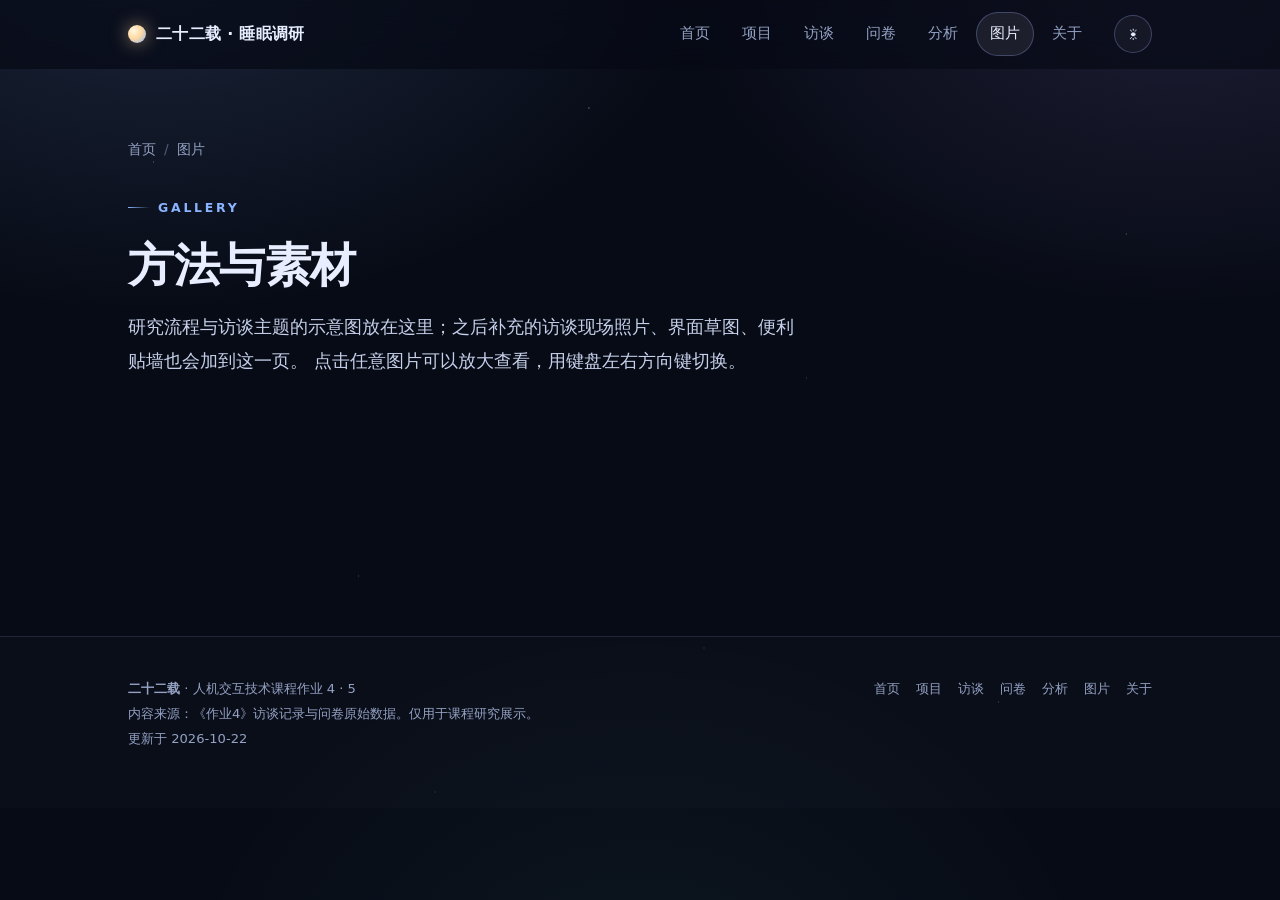
<file: gallery.html>
﻿<!doctype html>
<html lang="zh-CN">
<head>
  <meta charset="utf-8">
  <meta name="viewport" content="width=device-width, initial-scale=1">
  <title>图片 · 方法与素材 · 二十二载</title>
  <meta name="description" content="研究流程、访谈主题模型等示意图；后续补充的访谈现场与界面草图也会出现在这里。">
  <meta name="theme-color" content="#070b16">
  <link rel="icon" href="data:image/svg+xml,%3Csvg xmlns='http://www.w3.org/2000/svg' viewBox='0 0 32 32'%3E%3Ccircle cx='16' cy='16' r='13' fill='%23ffd9a0'/%3E%3C/svg%3E">
  <link rel="stylesheet" href="assets/css/style.css">
  <script>try{var t=localStorage.getItem("theme");if(t==="light"||t==="dark"){document.documentElement.dataset.theme=t;}}catch(e){}</script>
</head>
<body data-page="gallery">
  <a class="skip" href="#main">跳到主要内容</a>

  <header class="site-header">
    <div class="nav-inner">
      <a class="brand" href="index.html"><span class="moon" aria-hidden="true"></span>二十二载 · 睡眠调研</a>
      <nav class="nav" aria-label="主导航">
        <a href="index.html">首页</a>
        <a href="project.html">项目</a>
        <a href="interviews.html">访谈</a>
        <a href="survey.html">问卷</a>
        <a href="analysis.html">分析</a>
        <a href="gallery.html" aria-current="page">图片</a>
        <a href="about.html">关于</a>
      </nav>
      <button class="theme-toggle" type="button" data-theme-toggle aria-label="切换到日间主题" title="切换到日间主题" aria-pressed="false">&#9788;</button>
    </div>
  </header>

  <main id="main">
    <section class="page-head">
      <div class="container">
        <nav class="breadcrumb" aria-label="面包屑">
          <a href="index.html">首页</a><span class="sep">/</span><span>图片</span>
        </nav>
        <p class="kicker">Gallery</p>
        <h1>方法与素材</h1>
        <p class="lead">
          研究流程与访谈主题的示意图放在这里；之后补充的访谈现场照片、界面草图、便利贴墙也会加到这一页。
          点击任意图片可以放大查看，用键盘左右方向键切换。
        </p>
      </div>
    </section>

    <section class="section section--tight">
      <div class="container">
        <div class="gallery-grid" data-gallery></div>
        <p class="callout" data-gallery-empty hidden>
          图片还在整理中，稍后会补上访谈现场与界面草图。
        </p>
        <noscript><p class="callout">图片墙需要 JavaScript 渲染。</p></noscript>
      </div>
    </section>
  </main>

  <dialog id="lightbox" class="lightbox" aria-label="图片预览">
    <img id="lb-img" alt="">
    <div class="lb-bar">
      <span id="lb-count"></span>
      <span id="lb-cap"></span>
      <span class="spacer"></span>
      <button class="icon-btn" id="lb-prev" type="button" aria-label="上一张">←</button>
      <button class="icon-btn" id="lb-next" type="button" aria-label="下一张">→</button>
      <button class="icon-btn" id="lb-close" type="button" aria-label="关闭">✕</button>
    </div>
  </dialog>

  <footer class="site-footer">
    <div class="container footer-inner">
      <div>
        <p><strong>二十二载</strong> · 人机交互技术课程作业 4 · 5</p>
        <p>内容来源：《作业4》访谈记录与问卷原始数据。仅用于课程研究展示。</p>
        <p>更新于 2026-10-22</p>
      </div>
      <nav class="footer-links" aria-label="页脚导航">
        <a href="index.html">首页</a>
        <a href="project.html">项目</a>
        <a href="interviews.html">访谈</a>
        <a href="survey.html">问卷</a>
        <a href="analysis.html">分析</a>
        <a href="gallery.html">图片</a>
        <a href="about.html">关于</a>
      </nav>
    </div>
  </footer>

  <script src="assets/data/site.js"></script>
  <script src="assets/data/survey.js"></script>
  <script src="assets/data/interviews.js"></script>
  <script src="assets/data/insights.js"></script>
  <script src="assets/data/images.js"></script>
  <script src="assets/js/aggregate.js"></script>
  <script src="assets/js/charts.js"></script>
  <script src="assets/js/render.js"></script>
  <script src="assets/js/app.js"></script>
</body>
</html>
</file>
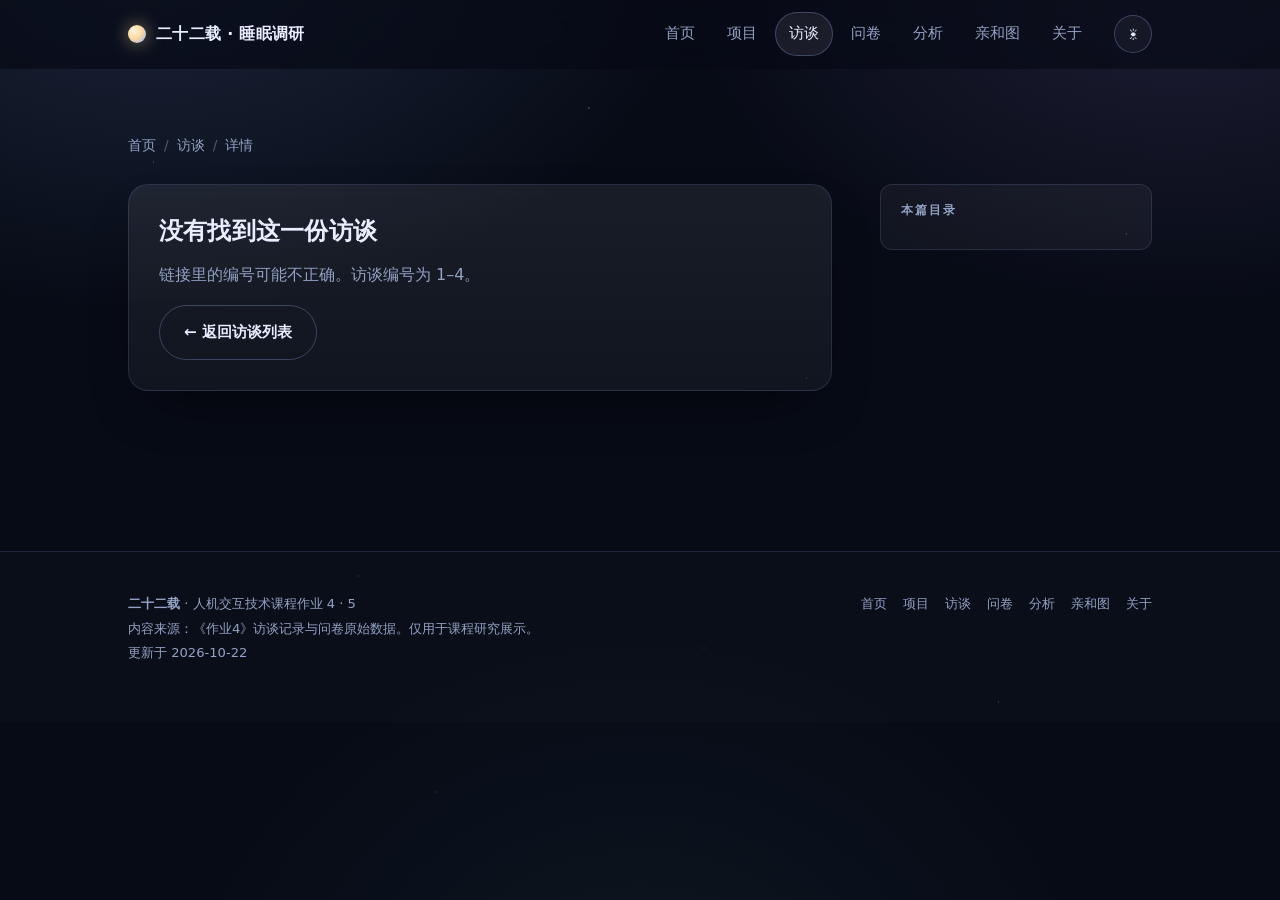
<file: interview.html>
﻿<!doctype html>
<html lang="zh-CN">
<head>
  <meta charset="utf-8">
  <meta name="viewport" content="width=device-width, initial-scale=1">
  <title>访谈详情 · 二十二载</title>
  <meta name="description" content="受访者的完整访谈问答原文，含三组主题与全部追问。">
  <meta name="theme-color" content="#070b16">
  <link rel="icon" href="data:image/svg+xml,%3Csvg xmlns='http://www.w3.org/2000/svg' viewBox='0 0 32 32'%3E%3Ccircle cx='16' cy='16' r='13' fill='%23ffd9a0'/%3E%3C/svg%3E">
  <link rel="stylesheet" href="assets/css/style.css">
  <script>try{var t=localStorage.getItem("theme");if(t==="light"||t==="dark"){document.documentElement.dataset.theme=t;}}catch(e){}</script>
</head>
<body data-page="interview">
  <a class="skip" href="#main">跳到主要内容</a>

  <header class="site-header">
    <div class="nav-inner">
      <a class="brand" href="index.html"><span class="moon" aria-hidden="true"></span>二十二载 · 睡眠调研</a>
      <nav class="nav" aria-label="主导航">
        <a href="index.html">首页</a>
        <a href="project.html">项目</a>
        <a href="interviews.html" aria-current="page">访谈</a>
        <a href="survey.html">问卷</a>
        <a href="analysis.html">分析</a>
        <a href="affinity.html">亲和图</a>
        <a href="about.html">关于</a>
      </nav>
      <button class="theme-toggle" type="button" data-theme-toggle aria-label="切换到日间主题" title="切换到日间主题" aria-pressed="false">&#9788;</button>
    </div>
  </header>

  <main id="main">
    <section class="section section--tight">
      <div class="container">
        <nav class="breadcrumb" aria-label="面包屑">
          <a href="index.html">首页</a><span class="sep">/</span>
          <a href="interviews.html">访谈</a><span class="sep">/</span>
          <span data-crumb-name>详情</span>
        </nav>
        <div class="interview-layout">
          <aside>
            <nav class="toc" aria-label="本篇目录">
              <h2>本篇目录</h2>
              <div data-interview-toc></div>
            </nav>
          </aside>
          <div data-interview-detail></div>
        </div>
        <noscript>
          <p class="callout">访谈原文需要 JavaScript 渲染。请开启后刷新。</p>
        </noscript>
      </div>
    </section>
  </main>

  <dialog id="lightbox" class="lightbox" aria-label="图片预览">
    <img id="lb-img" alt="">
    <div class="lb-bar">
      <span id="lb-count"></span>
      <span id="lb-cap"></span>
      <span class="spacer"></span>
      <button class="icon-btn" id="lb-prev" type="button" aria-label="上一张">←</button>
      <button class="icon-btn" id="lb-next" type="button" aria-label="下一张">→</button>
      <button class="icon-btn" id="lb-close" type="button" aria-label="关闭">✕</button>
    </div>
  </dialog>

  <footer class="site-footer">
    <div class="container footer-inner">
      <div>
        <p><strong>二十二载</strong> · 人机交互技术课程作业 4 · 5</p>
        <p>内容来源：《作业4》访谈记录与问卷原始数据。仅用于课程研究展示。</p>
        <p>更新于 2026-10-22</p>
      </div>
      <nav class="footer-links" aria-label="页脚导航">
        <a href="index.html">首页</a>
        <a href="project.html">项目</a>
        <a href="interviews.html">访谈</a>
        <a href="survey.html">问卷</a>
        <a href="analysis.html">分析</a>
        <a href="affinity.html">亲和图</a>
        <a href="about.html">关于</a>
      </nav>
    </div>
  </footer>

  <script src="assets/data/site.js"></script>
  <script src="assets/data/survey.js"></script>
  <script src="assets/data/interviews.js"></script>
  <script src="assets/data/insights.js"></script>
  <script src="assets/data/images.js"></script>
  <script src="assets/js/aggregate.js"></script>
  <script src="assets/js/charts.js"></script>
  <script src="assets/js/render.js"></script>
  <script src="assets/js/app.js"></script>
</body>
</html>
</file>
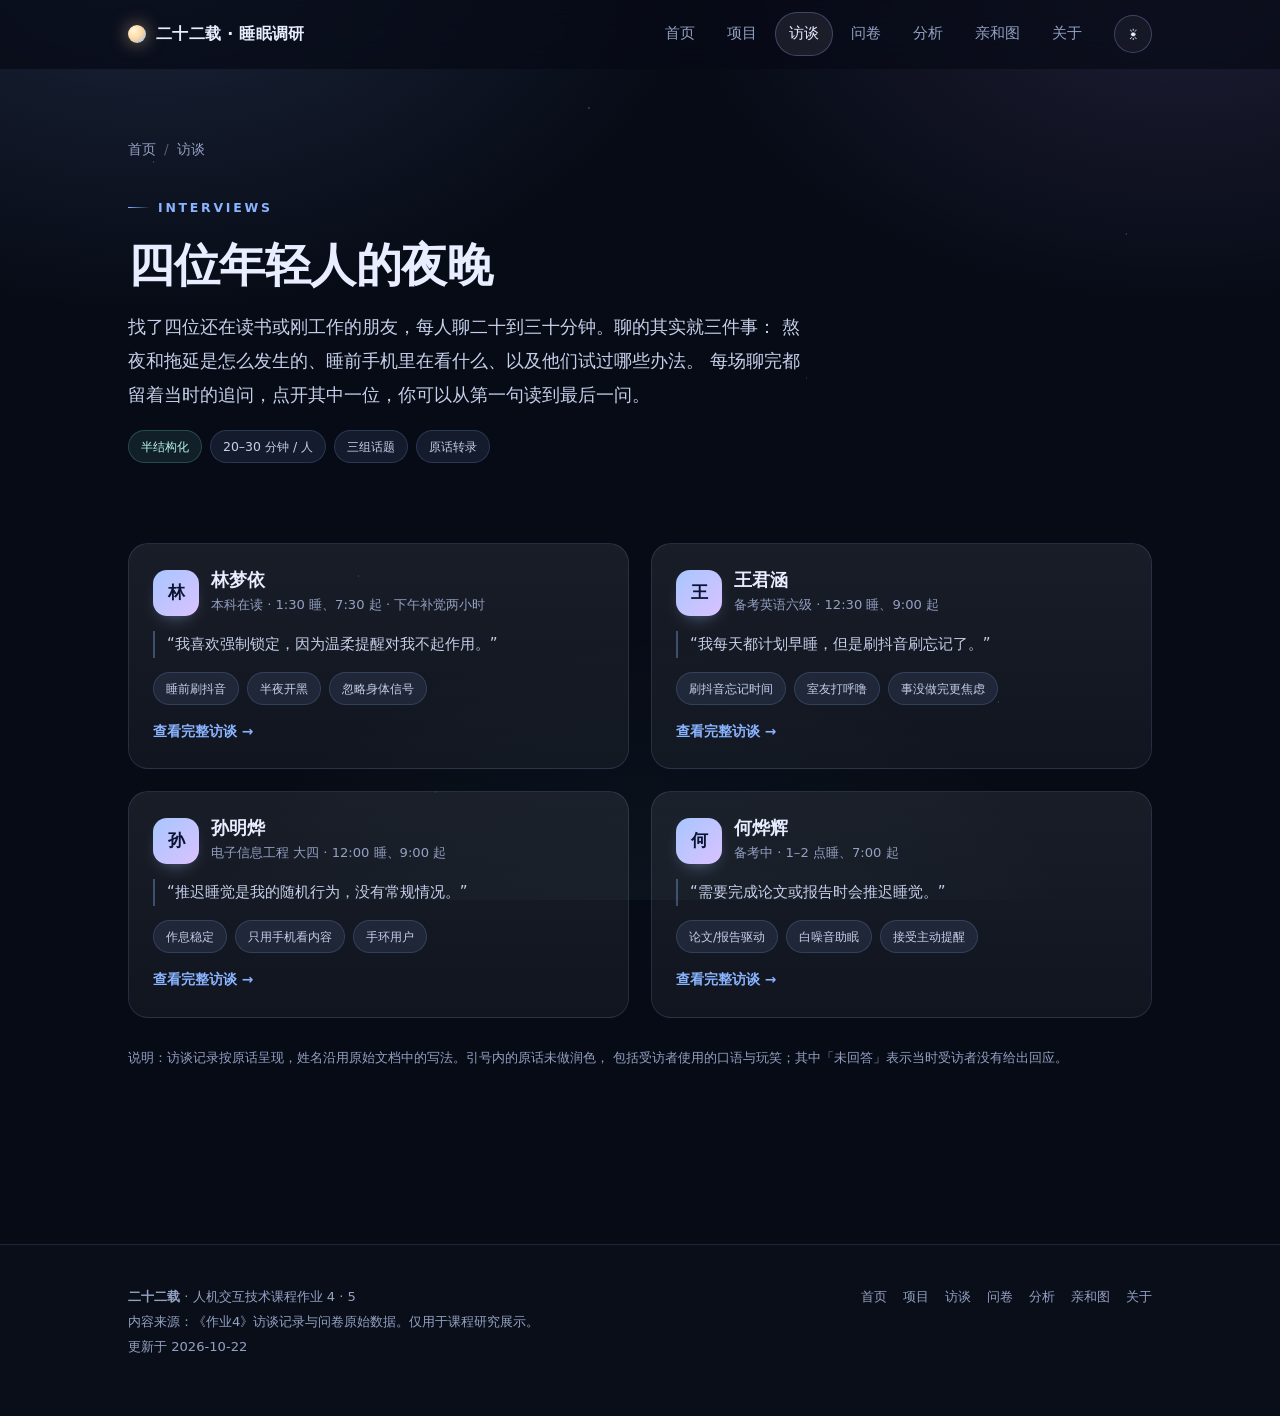
<file: interviews.html>
<!doctype html>
<html lang="zh-CN">
<head>
  <meta charset="utf-8">
  <meta name="viewport" content="width=device-width, initial-scale=1">
  <title>访谈记录 · 四位年轻人的夜晚 · 二十二载</title>
  <meta name="description" content="4 场半结构化深度访谈：熬夜与睡眠拖延的真实情境、睡前屏幕使用与睡眠环境、现有睡眠管理方式与 APP 接受度。">
  <meta name="theme-color" content="#070b16">
  <link rel="icon" href="data:image/svg+xml,%3Csvg xmlns='http://www.w3.org/2000/svg' viewBox='0 0 32 32'%3E%3Ccircle cx='16' cy='16' r='13' fill='%23ffd9a0'/%3E%3C/svg%3E">
  <link rel="stylesheet" href="assets/css/style.css">
  <script>try{var t=localStorage.getItem("theme");if(t==="light"||t==="dark"){document.documentElement.dataset.theme=t;}}catch(e){}</script>
</head>
<body data-page="interviews">
  <a class="skip" href="#main">跳到主要内容</a>

  <header class="site-header">
    <div class="nav-inner">
      <a class="brand" href="index.html"><span class="moon" aria-hidden="true"></span>二十二载 · 睡眠调研</a>
      <nav class="nav" aria-label="主导航">
        <a href="index.html">首页</a>
        <a href="project.html">项目</a>
        <a href="interviews.html" aria-current="page">访谈</a>
        <a href="survey.html">问卷</a>
        <a href="analysis.html">分析</a>
        <a href="affinity.html">亲和图</a>
        <a href="about.html">关于</a>
      </nav>
      <button class="theme-toggle" type="button" data-theme-toggle aria-label="切换到日间主题" title="切换到日间主题" aria-pressed="false">&#9788;</button>
    </div>
  </header>

  <main id="main">
    <section class="page-head">
      <div class="container">
        <nav class="breadcrumb" aria-label="面包屑">
          <a href="index.html">首页</a><span class="sep">/</span><span>访谈</span>
        </nav>
        <p class="kicker">Interviews</p>
        <h1>四位年轻人的夜晚</h1>
        <p class="lead">
          找了四位还在读书或刚工作的朋友，每人聊二十到三十分钟。聊的其实就三件事：
          熬夜和拖延是怎么发生的、睡前手机里在看什么、以及他们试过哪些办法。
          每场聊完都留着当时的追问，点开其中一位，你可以从第一句读到最后一问。
        </p>
        <div class="pill-row">
          <span class="tag tag--teal">半结构化</span>
          <span class="tag">20–30 分钟 / 人</span>
          <span class="tag">三组话题</span>
          <span class="tag">原话转录</span>
        </div>
      </div>
    </section>

    <section class="section section--tight">
      <div class="container">
        <div class="interview-grid" data-interview-list></div>
        <noscript>
          <p class="callout">访谈卡片需要 JavaScript 渲染。请开启后刷新。</p>
        </noscript>
        <p class="note" style="margin-top:28px">
          说明：访谈记录按原话呈现，姓名沿用原始文档中的写法。引号内的原话未做润色，
          包括受访者使用的口语与玩笑；其中「未回答」表示当时受访者没有给出回应。
        </p>
      </div>
    </section>
  </main>

  <footer class="site-footer">
    <div class="container footer-inner">
      <div>
        <p><strong>二十二载</strong> · 人机交互技术课程作业 4 · 5</p>
        <p>内容来源：《作业4》访谈记录与问卷原始数据。仅用于课程研究展示。</p>
        <p>更新于 2026-10-22</p>
      </div>
      <nav class="footer-links" aria-label="页脚导航">
        <a href="index.html">首页</a>
        <a href="project.html">项目</a>
        <a href="interviews.html">访谈</a>
        <a href="survey.html">问卷</a>
        <a href="analysis.html">分析</a>
        <a href="affinity.html">亲和图</a>
        <a href="about.html">关于</a>
      </nav>
    </div>
  </footer>

  <script src="assets/data/site.js"></script>
  <script src="assets/data/survey.js"></script>
  <script src="assets/data/interviews.js"></script>
  <script src="assets/data/insights.js"></script>
  <script src="assets/data/images.js"></script>
  <script src="assets/js/aggregate.js"></script>
  <script src="assets/js/charts.js"></script>
  <script src="assets/js/render.js"></script>
  <script src="assets/js/app.js"></script>
</body>
</html>
</file>
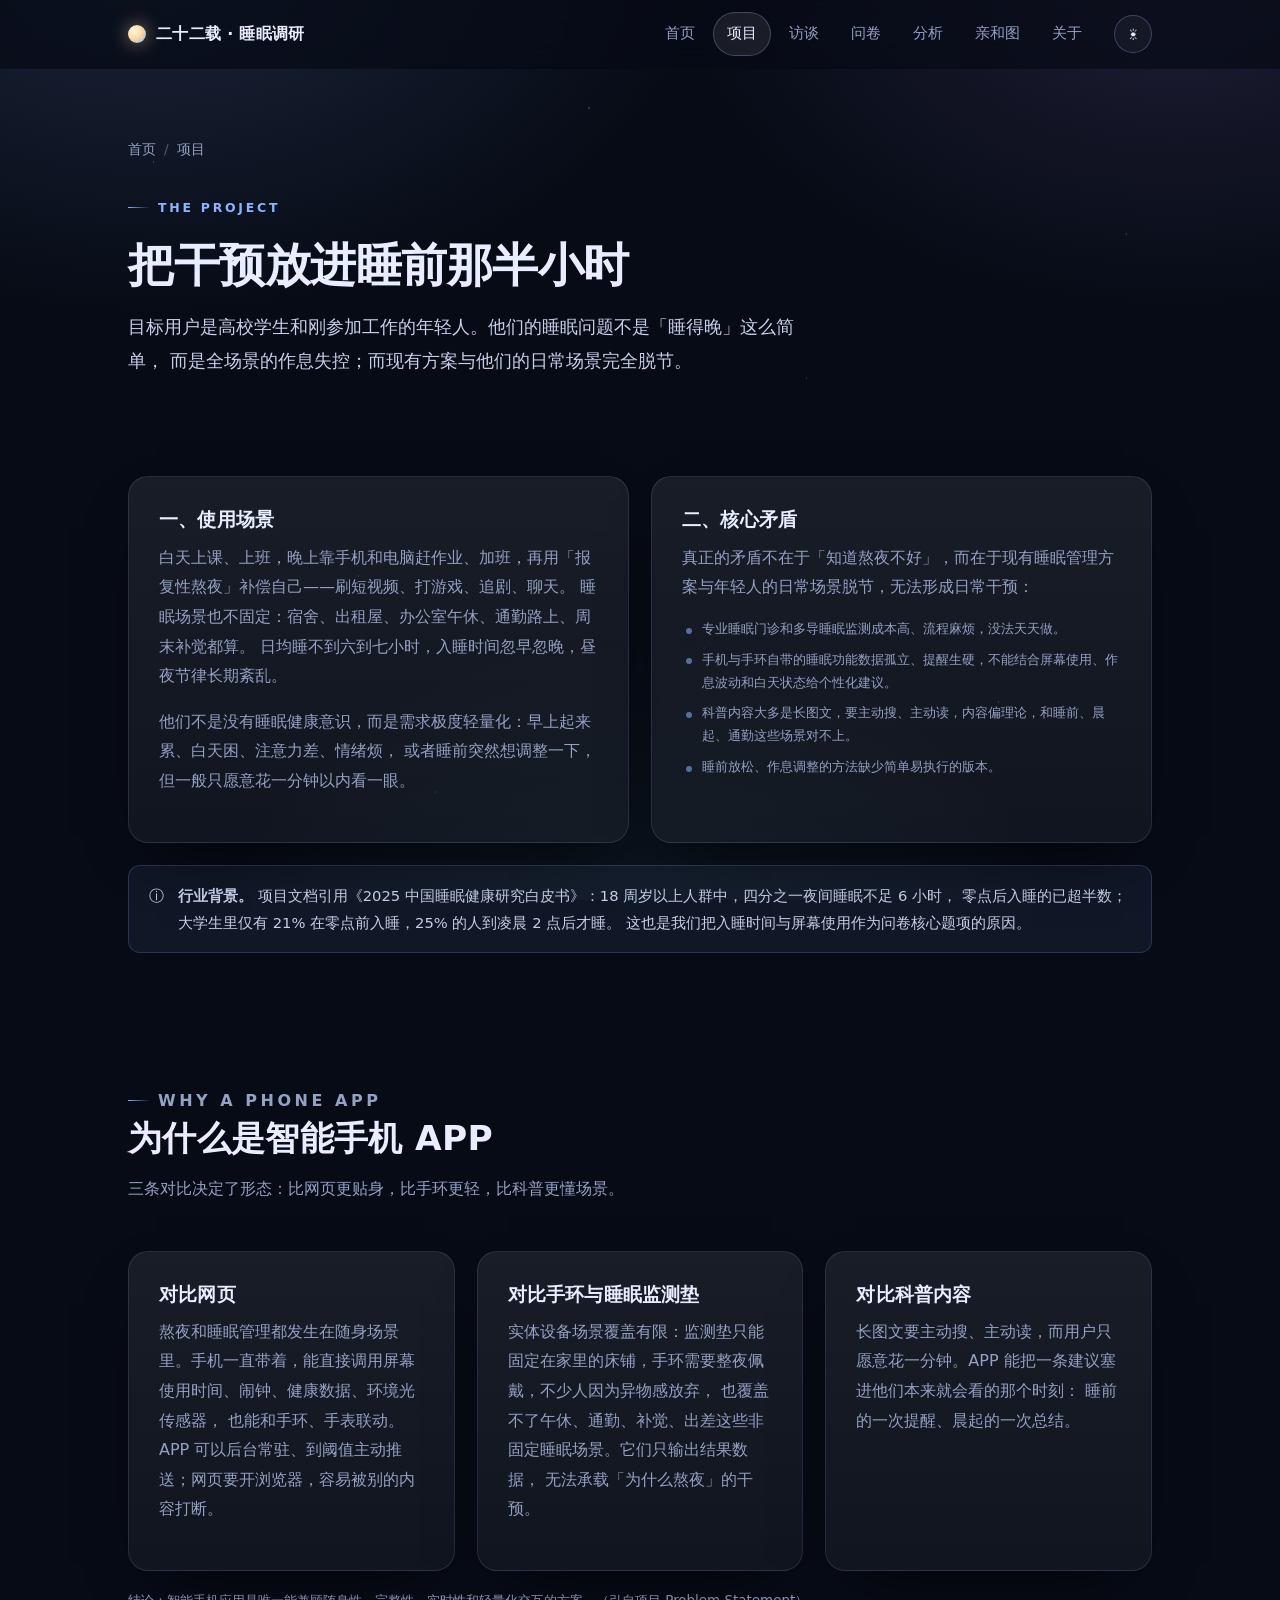
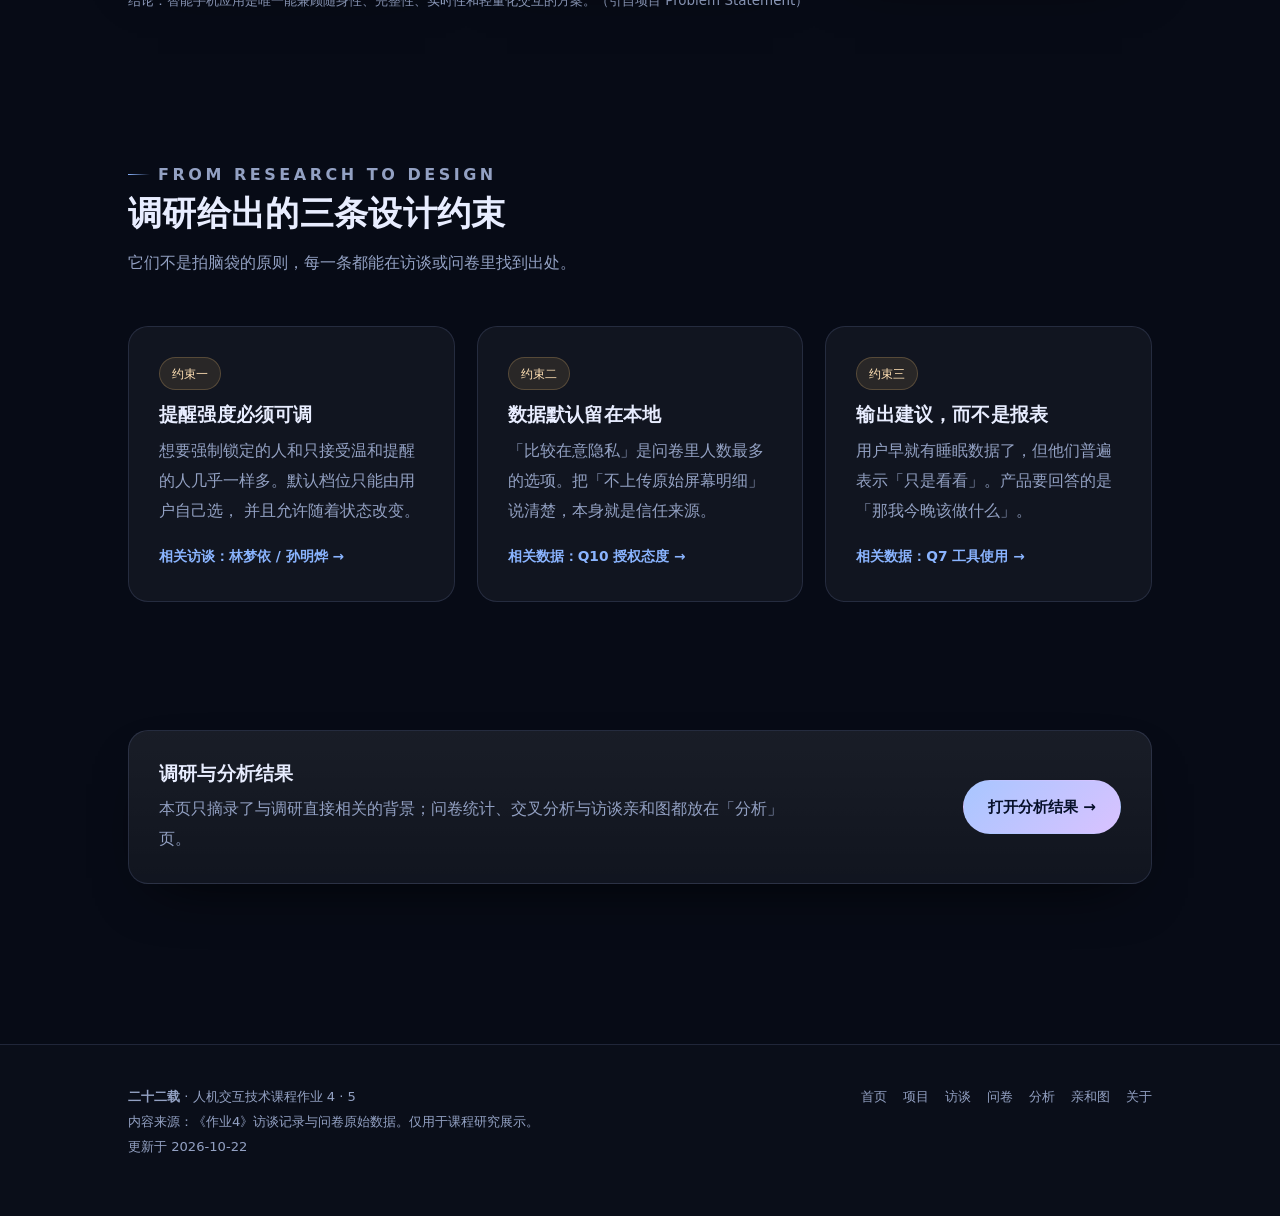
<file: project.html>
﻿<!doctype html>
<html lang="zh-CN">
<head>
  <meta charset="utf-8">
  <meta name="viewport" content="width=device-width, initial-scale=1">
  <title>项目背景与方案 · 二十二载</title>
  <meta name="description" content="为什么是手机 APP：面向高校学生与职场新人的睡眠健康项目背景、核心矛盾与方案方向。">
  <meta name="theme-color" content="#070b16">
  <link rel="icon" href="data:image/svg+xml,%3Csvg xmlns='http://www.w3.org/2000/svg' viewBox='0 0 32 32'%3E%3Ccircle cx='16' cy='16' r='13' fill='%23ffd9a0'/%3E%3C/svg%3E">
  <link rel="stylesheet" href="assets/css/style.css">
  <script>try{var t=localStorage.getItem("theme");if(t==="light"||t==="dark"){document.documentElement.dataset.theme=t;}}catch(e){}</script>
</head>
<body data-page="project">
  <a class="skip" href="#main">跳到主要内容</a>

  <header class="site-header">
    <div class="nav-inner">
      <a class="brand" href="index.html"><span class="moon" aria-hidden="true"></span>二十二载 · 睡眠调研</a>
      <nav class="nav" aria-label="主导航">
        <a href="index.html">首页</a>
        <a href="project.html" aria-current="page">项目</a>
        <a href="interviews.html">访谈</a>
        <a href="survey.html">问卷</a>
        <a href="analysis.html">分析</a>
        <a href="affinity.html">亲和图</a>
        <a href="about.html">关于</a>
      </nav>
      <button class="theme-toggle" type="button" data-theme-toggle aria-label="切换到日间主题" title="切换到日间主题" aria-pressed="false">&#9788;</button>
    </div>
  </header>

  <main id="main">
    <section class="page-head">
      <div class="container">
        <nav class="breadcrumb" aria-label="面包屑">
          <a href="index.html">首页</a><span class="sep">/</span><span>项目</span>
        </nav>
        <p class="kicker">The Project</p>
        <h1>把干预放进睡前那半小时</h1>
        <p class="lead">
          目标用户是高校学生和刚参加工作的年轻人。他们的睡眠问题不是「睡得晚」这么简单，
          而是全场景的作息失控；而现有方案与他们的日常场景完全脱节。
        </p>
      </div>
    </section>

    <section class="section section--tight">
      <div class="container">
        <div class="grid grid--2">
          <article class="card">
            <h2 style="font-size:1.2rem">一、使用场景</h2>
            <p class="muted">
              白天上课、上班，晚上靠手机和电脑赶作业、加班，再用「报复性熬夜」补偿自己——刷短视频、打游戏、追剧、聊天。
              睡眠场景也不固定：宿舍、出租屋、办公室午休、通勤路上、周末补觉都算。
              日均睡不到六到七小时，入睡时间忽早忽晚，昼夜节律长期紊乱。
            </p>
            <p class="muted">
              他们不是没有睡眠健康意识，而是需求极度轻量化：早上起来累、白天困、注意力差、情绪烦，
              或者睡前突然想调整一下，但一般只愿意花一分钟以内看一眼。
            </p>
          </article>

          <article class="card">
            <h2 style="font-size:1.2rem">二、核心矛盾</h2>
            <p class="muted">
              真正的矛盾不在于「知道熬夜不好」，而在于现有睡眠管理方案与年轻人的日常场景脱节，无法形成日常干预：
            </p>
            <ul class="evidence">
              <li>专业睡眠门诊和多导睡眠监测成本高、流程麻烦，没法天天做。</li>
              <li>手机与手环自带的睡眠功能数据孤立、提醒生硬，不能结合屏幕使用、作息波动和白天状态给个性化建议。</li>
              <li>科普内容大多是长图文，要主动搜、主动读，内容偏理论，和睡前、晨起、通勤这些场景对不上。</li>
              <li>睡前放松、作息调整的方法缺少简单易执行的版本。</li>
            </ul>
          </article>
        </div>

        <div class="callout callout--info" style="margin-top:22px">
          <span aria-hidden="true">ⓘ</span>
          <div>
            <strong>行业背景。</strong>
            项目文档引用《2025 中国睡眠健康研究白皮书》：18 周岁以上人群中，四分之一夜间睡眠不足 6 小时，
            零点后入睡的已超半数；大学生里仅有 21% 在零点前入睡，25% 的人到凌晨 2 点后才睡。
            这也是我们把入睡时间与屏幕使用作为问卷核心题项的原因。
          </div>
        </div>
      </div>
    </section>

    <section class="section section--tight">
      <div class="container">
        <div class="section-head">
          <p class="kicker">Why A Phone App</p>
          <h2>为什么是智能手机 APP</h2>
          <p>三条对比决定了形态：比网页更贴身，比手环更轻，比科普更懂场景。</p>
        </div>
        <div class="grid grid--3">
          <article class="card">
            <h3>对比网页</h3>
            <p class="muted">
              熬夜和睡眠管理都发生在随身场景里。手机一直带着，能直接调用屏幕使用时间、闹钟、健康数据、环境光传感器，
              也能和手环、手表联动。APP 可以后台常驻、到阈值主动推送；网页要开浏览器，容易被别的内容打断。
            </p>
          </article>
          <article class="card">
            <h3>对比手环与睡眠监测垫</h3>
            <p class="muted">
              实体设备场景覆盖有限：监测垫只能固定在家里的床铺，手环需要整夜佩戴，不少人因为异物感放弃，
              也覆盖不了午休、通勤、补觉、出差这些非固定睡眠场景。它们只输出结果数据，
              无法承载「为什么熬夜」的干预。
            </p>
          </article>
          <article class="card">
            <h3>对比科普内容</h3>
            <p class="muted">
              长图文要主动搜、主动读，而用户只愿意花一分钟。APP 能把一条建议塞进他们本来就会看的那个时刻：
              睡前的一次提醒、晨起的一次总结。
            </p>
          </article>
        </div>
        <p class="note" style="margin-top:18px">
          结论：智能手机应用是唯一能兼顾随身性、完整性、实时性和轻量化交互的方案。（引自项目 Problem Statement）
        </p>
      </div>
    </section>

    <section class="section section--tight">
      <div class="container">
        <div class="section-head">
          <p class="kicker">From Research To Design</p>
          <h2>调研给出的三条设计约束</h2>
          <p>它们不是拍脑袋的原则，每一条都能在访谈或问卷里找到出处。</p>
        </div>
        <div class="grid grid--3">
          <article class="card card--flat">
            <span class="tag tag--amber">约束一</span>
            <h3 style="margin-top:12px">提醒强度必须可调</h3>
            <p class="muted">
              想要强制锁定的人和只接受温和提醒的人几乎一样多。默认档位只能由用户自己选，
              并且允许随着状态改变。
            </p>
            <a class="iv-more" href="interviews.html">相关访谈：林梦依 / 孙明烨 →</a>
          </article>
          <article class="card card--flat">
            <span class="tag tag--amber">约束二</span>
            <h3 style="margin-top:12px">数据默认留在本地</h3>
            <p class="muted">
              「比较在意隐私」是问卷里人数最多的选项。把「不上传原始屏幕明细」说清楚，本身就是信任来源。
            </p>
            <a class="iv-more" href="survey.html#charts">相关数据：Q10 授权态度 →</a>
          </article>
          <article class="card card--flat">
            <span class="tag tag--amber">约束三</span>
            <h3 style="margin-top:12px">输出建议，而不是报表</h3>
            <p class="muted">
              用户早就有睡眠数据了，但他们普遍表示「只是看看」。产品要回答的是「那我今晚该做什么」。
            </p>
            <a class="iv-more" href="survey.html#charts">相关数据：Q7 工具使用 →</a>
          </article>
        </div>
      </div>
    </section>

    <section class="section section--tight">
      <div class="container">
        <div class="card" style="display:flex;flex-wrap:wrap;gap:20px;align-items:center;justify-content:space-between">
          <div style="max-width:640px">
            <h3 style="margin-bottom:8px">调研与分析结果</h3>
            <p class="muted" style="margin:0">
              本页只摘录了与调研直接相关的背景；问卷统计、交叉分析与访谈亲和图都放在「分析」页。
            </p>
          </div>
          <a class="btn btn--primary" href="analysis.html">打开分析结果 →</a>
        </div>
      </div>
    </section>
  </main>

  <footer class="site-footer">
    <div class="container footer-inner">
      <div>
        <p><strong>二十二载</strong> · 人机交互技术课程作业 4 · 5</p>
        <p>内容来源：《作业4》访谈记录与问卷原始数据。仅用于课程研究展示。</p>
        <p>更新于 2026-10-22</p>
      </div>
      <nav class="footer-links" aria-label="页脚导航">
        <a href="index.html">首页</a>
        <a href="project.html">项目</a>
        <a href="interviews.html">访谈</a>
        <a href="survey.html">问卷</a>
        <a href="analysis.html">分析</a>
        <a href="affinity.html">亲和图</a>
        <a href="about.html">关于</a>
      </nav>
    </div>
  </footer>

  <script src="assets/data/site.js"></script>
  <script src="assets/data/survey.js"></script>
  <script src="assets/data/interviews.js"></script>
  <script src="assets/data/insights.js"></script>
  <script src="assets/data/images.js"></script>
  <script src="assets/js/aggregate.js"></script>
  <script src="assets/js/charts.js"></script>
  <script src="assets/js/render.js"></script>
  <script src="assets/js/app.js"></script>
</body>
</html>
</file>
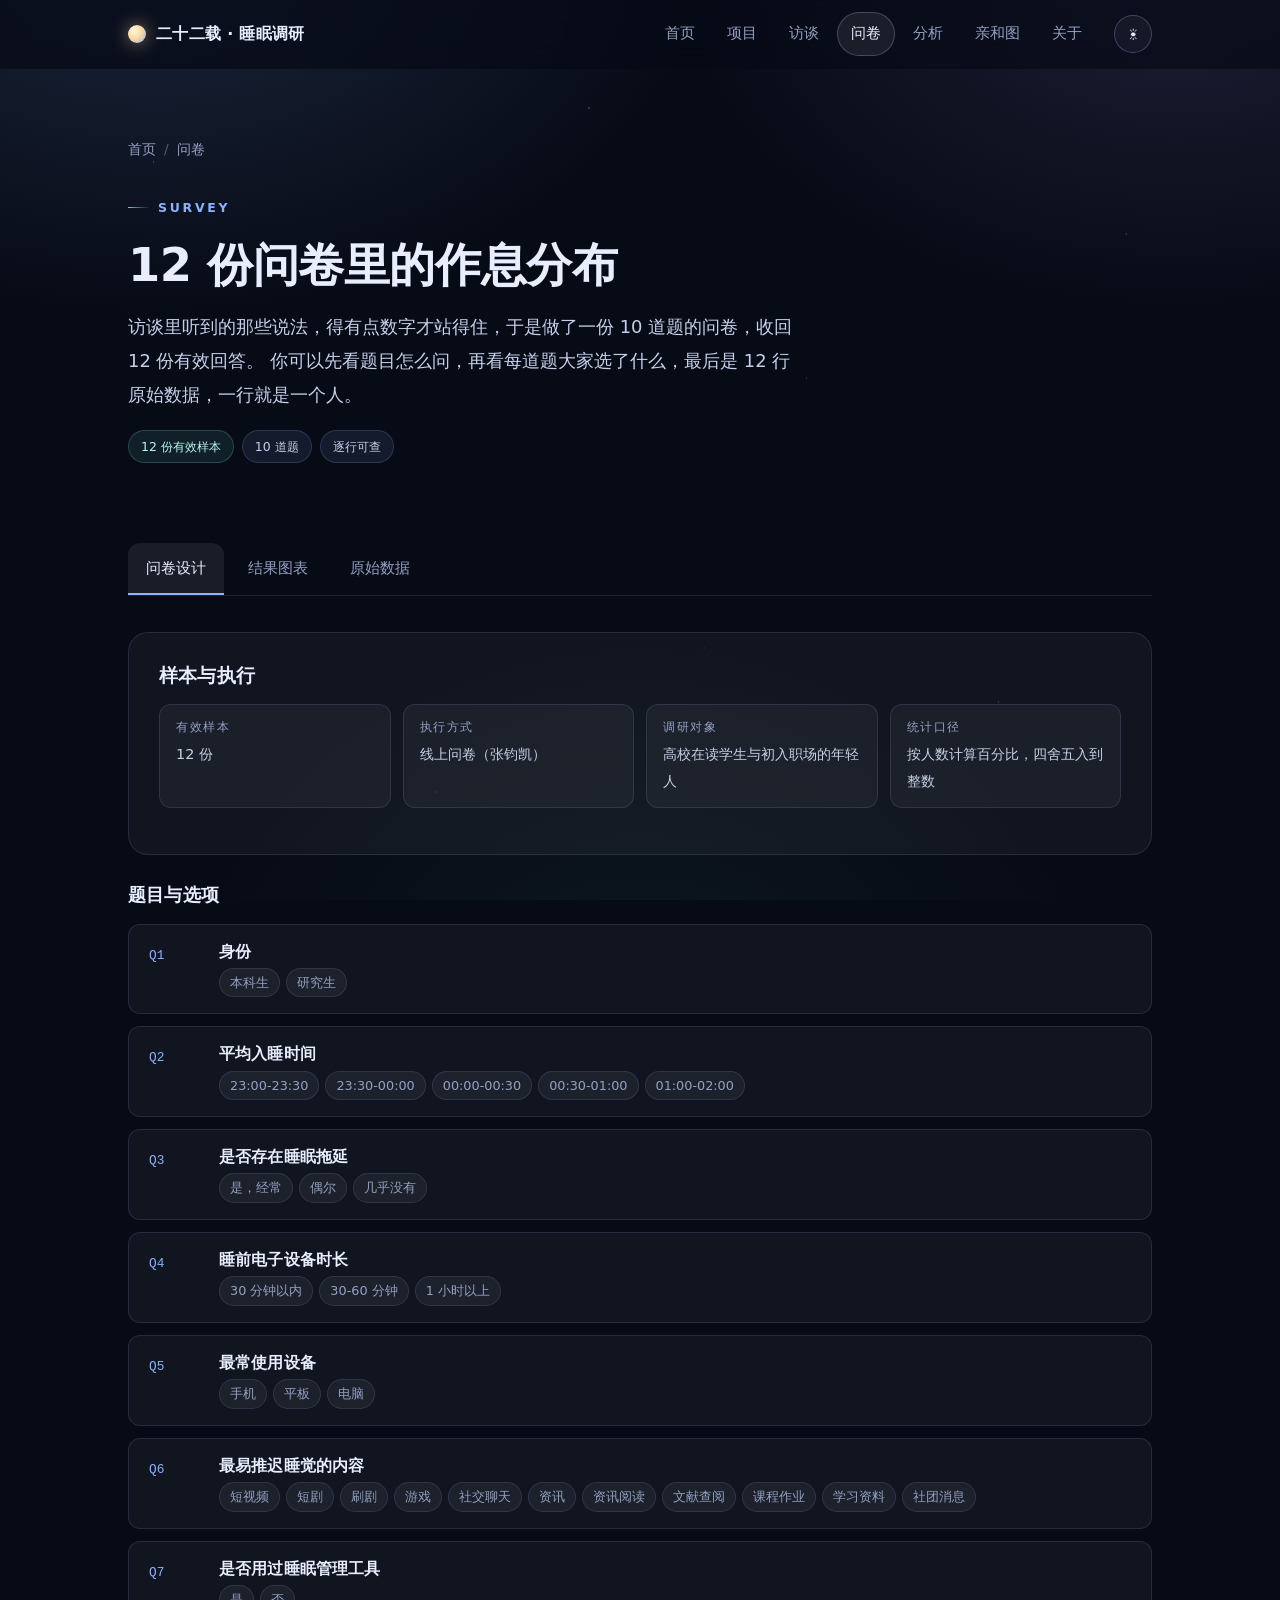
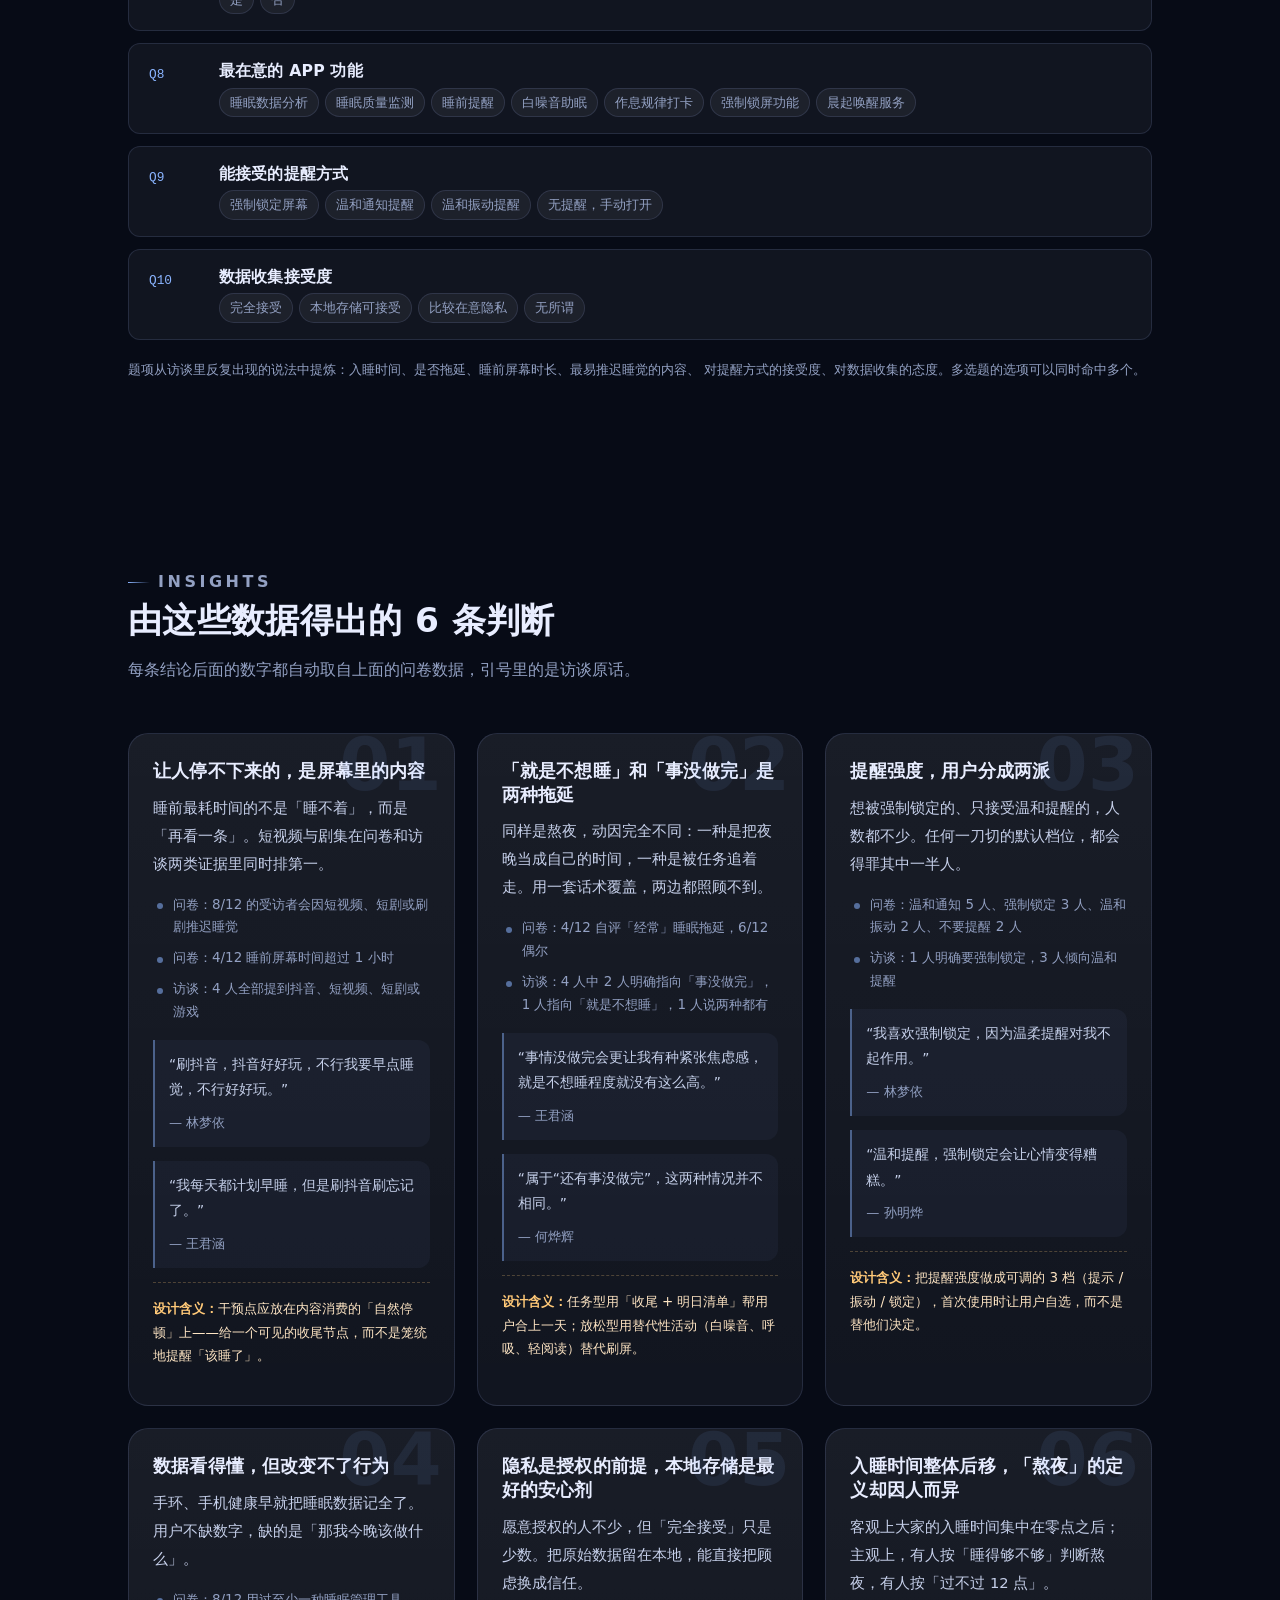
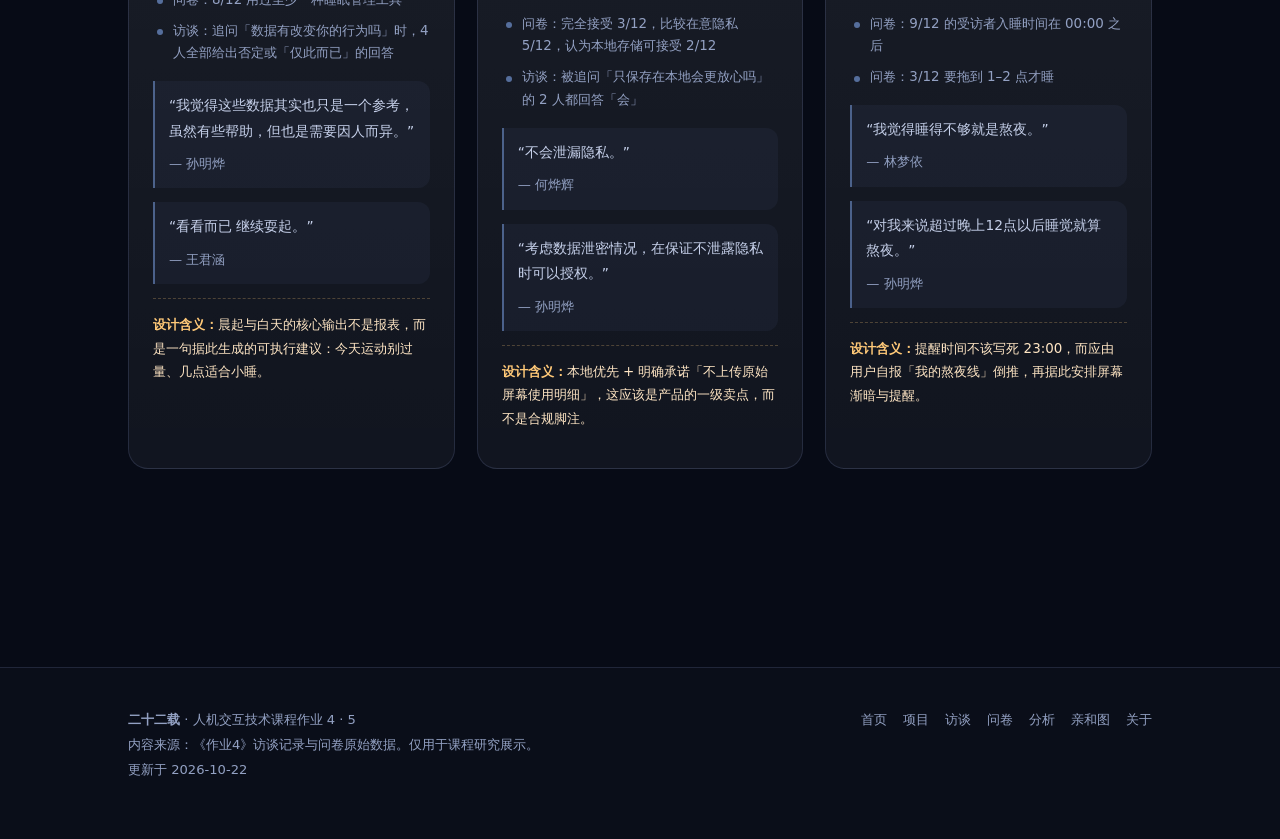
<file: survey.html>
<!doctype html>
<html lang="zh-CN">
<head>
  <meta charset="utf-8">
  <meta name="viewport" content="width=device-width, initial-scale=1">
  <title>问卷数据 · 12 份样本 · 二十二载</title>
  <meta name="description" content="12 份问卷的题目设计、结果图表与逐行原始数据：入睡时间、睡眠拖延、睡前屏幕时长、提醒方式偏好与数据授权态度。">
  <meta name="theme-color" content="#070b16">
  <link rel="icon" href="data:image/svg+xml,%3Csvg xmlns='http://www.w3.org/2000/svg' viewBox='0 0 32 32'%3E%3Ccircle cx='16' cy='16' r='13' fill='%23ffd9a0'/%3E%3C/svg%3E">
  <link rel="stylesheet" href="assets/css/style.css">
  <script>try{var t=localStorage.getItem("theme");if(t==="light"||t==="dark"){document.documentElement.dataset.theme=t;}}catch(e){}</script>
</head>
<body data-page="survey">
  <a class="skip" href="#main">跳到主要内容</a>

  <header class="site-header">
    <div class="nav-inner">
      <a class="brand" href="index.html"><span class="moon" aria-hidden="true"></span>二十二载 · 睡眠调研</a>
      <nav class="nav" aria-label="主导航">
        <a href="index.html">首页</a>
        <a href="project.html">项目</a>
        <a href="interviews.html">访谈</a>
        <a href="survey.html" aria-current="page">问卷</a>
        <a href="analysis.html">分析</a>
        <a href="affinity.html">亲和图</a>
        <a href="about.html">关于</a>
      </nav>
      <button class="theme-toggle" type="button" data-theme-toggle aria-label="切换到日间主题" title="切换到日间主题" aria-pressed="false">&#9788;</button>
    </div>
  </header>

  <main id="main">
    <section class="page-head">
      <div class="container">
        <nav class="breadcrumb" aria-label="面包屑">
          <a href="index.html">首页</a><span class="sep">/</span><span>问卷</span>
        </nav>
        <p class="kicker">Survey</p>
        <h1>12 份问卷里的作息分布</h1>
        <p class="lead">
          访谈里听到的那些说法，得有点数字才站得住，于是做了一份 10 道题的问卷，收回 12 份有效回答。
          你可以先看题目怎么问，再看每道题大家选了什么，最后是 12 行原始数据，一行就是一个人。
        </p>
        <div class="pill-row">
          <span class="tag tag--teal">12 份有效样本</span>
          <span class="tag">10 道题</span>
          <span class="tag">逐行可查</span>
        </div>
      </div>
    </section>

    <section class="section section--tight">
      <div class="container">
        <div class="tabs" role="tablist" aria-label="问卷内容模块">
          <button class="tab" id="tab-design" role="tab" aria-selected="true" aria-controls="panel-design" tabindex="0">问卷设计</button>
          <button class="tab" id="tab-charts" role="tab" aria-selected="false" aria-controls="panel-charts" tabindex="-1">结果图表</button>
          <button class="tab" id="tab-data" role="tab" aria-selected="false" aria-controls="panel-data" tabindex="-1">原始数据</button>
        </div>

        <!-- 模块一：问卷设计 -->
        <section class="tabpanel" id="panel-design" role="tabpanel" aria-labelledby="tab-design" tabindex="0">
          <div class="grid grid--3" style="margin-bottom:28px">
            <div class="card card--flat" style="grid-column: span 3">
              <h3 style="margin-bottom:16px">样本与执行</h3>
              <dl class="profile-grid" data-survey-meta style="margin-top:0"></dl>
            </div>
          </div>
          <h2 style="font-size:1.15rem;margin-bottom:16px">题目与选项</h2>
          <div class="q-list" data-survey-design></div>
          <p class="note" style="margin-top:18px">
            题项从访谈里反复出现的说法中提炼：入睡时间、是否拖延、睡前屏幕时长、最易推迟睡觉的内容、
            对提醒方式的接受度、对数据收集的态度。多选题的选项可以同时命中多个。
          </p>
          <noscript><p class="callout">题目列表需要 JavaScript 渲染。</p></noscript>
        </section>

        <!-- 模块二：结果图表 -->
        <section class="tabpanel" id="panel-charts" role="tabpanel" aria-labelledby="tab-charts" tabindex="0" hidden>
          <div class="charts" data-survey-charts></div>
          <p class="note" style="margin-top:20px">
            所有百分比按 12 人计算并四舍五入，单项之和可能不等于 100%。多选题按「提到该项的人数」统计。
            每张图的数值都直接来自下方原始数据，改动数据后刷新即可重算。
          </p>
          <noscript><p class="callout">图表需要 JavaScript 渲染。</p></noscript>
        </section>

        <!-- 模块三：原始数据 -->
        <section class="tabpanel" id="panel-data" role="tabpanel" aria-labelledby="tab-data" tabindex="0" hidden>
          <div class="table-wrap" data-survey-table></div>
          <p class="table-hint">表格可以左右滑动查看全部列。编号对应受访者，与访谈中的四位不是同一批人。</p>
          <noscript><p class="callout">原始数据表需要 JavaScript 渲染。</p></noscript>
        </section>
      </div>
    </section>

    <section class="section">
      <div class="container">
        <div class="section-head">
          <p class="kicker">Insights</p>
          <h2>由这些数据得出的 6 条判断</h2>
          <p>每条结论后面的数字都自动取自上面的问卷数据，引号里的是访谈原话。</p>
        </div>
        <div class="insights" data-insights></div>
      </div>
    </section>
  </main>

  <footer class="site-footer">
    <div class="container footer-inner">
      <div>
        <p><strong>二十二载</strong> · 人机交互技术课程作业 4 · 5</p>
        <p>内容来源：《作业4》访谈记录与问卷原始数据。仅用于课程研究展示。</p>
        <p>更新于 2026-10-22</p>
      </div>
      <nav class="footer-links" aria-label="页脚导航">
        <a href="index.html">首页</a>
        <a href="project.html">项目</a>
        <a href="interviews.html">访谈</a>
        <a href="survey.html">问卷</a>
        <a href="analysis.html">分析</a>
        <a href="affinity.html">亲和图</a>
        <a href="about.html">关于</a>
      </nav>
    </div>
  </footer>

  <script src="assets/data/site.js"></script>
  <script src="assets/data/survey.js"></script>
  <script src="assets/data/interviews.js"></script>
  <script src="assets/data/insights.js"></script>
  <script src="assets/data/images.js"></script>
  <script src="assets/js/aggregate.js"></script>
  <script src="assets/js/charts.js"></script>
  <script src="assets/js/render.js"></script>
  <script src="assets/js/app.js"></script>
</body>
</html>
</file>
<file: assets/css/style.css>
/* ============================================================
 * 设计系统 · 夜间阅读主题
 * ------------------------------------------------------------
 * 1. 变量与基础   2. 布局与容器   3. 通用组件
 * 4. 首页 Hero    5. 访谈         6. 问卷与图表
 * 7. 图片墙       8. 页脚         9. 响应式 / 打印 / 动效
 * ============================================================ */

/* ---------- 1. 变量与基础 ---------- */
:root {
  --bg: #070b16;
  --bg-soft: #0b1122;
  --bg-elev: #0e1528;
  --text: #e8edff;
  --text-soft: #c6d0ea;
  --muted: #93a1c3;
  --line: rgba(160, 182, 255, 0.14);
  --line-strong: rgba(160, 182, 255, 0.28);
  --surface: rgba(255, 255, 255, 0.045);
  --surface-2: rgba(255, 255, 255, 0.075);
  --accent: #8ab4ff;
  --accent-2: #b79bff;
  --amber: #ffc978;
  --teal: #6fe3d0;
  --rose: #ff9db4;
  --radius: 20px;
  --radius-sm: 12px;
  --radius-xs: 8px;
  --max: 1120px;
  --gutter: clamp(20px, 5vw, 48px);
  --ease: cubic-bezier(0.2, 0.7, 0.2, 1);
  --font: "PingFang SC", "HarmonyOS Sans SC", "Microsoft YaHei", "Noto Sans CJK SC",
    system-ui, -apple-system, "Segoe UI", sans-serif;
  --mono: ui-monospace, "SF Mono", "Cascadia Mono", Consolas, monospace;
  --shadow: 0 24px 60px -30px rgba(0, 0, 0, 0.9);
  color-scheme: dark;
}

*,
*::before,
*::after {
  box-sizing: border-box;
}

html {
  scroll-behavior: smooth;
  scroll-padding-top: 88px;
  -webkit-text-size-adjust: 100%;
}

body {
  margin: 0;
  font-family: var(--font);
  font-size: 16px;
  line-height: 1.85;
  color: var(--text);
  background-color: var(--bg);
  background-image:
    radial-gradient(900px 620px at 12% -8%, rgba(138, 180, 255, 0.16), transparent 62%),
    radial-gradient(820px 540px at 92% -2%, rgba(183, 155, 255, 0.13), transparent 60%),
    radial-gradient(760px 700px at 50% 118%, rgba(111, 227, 208, 0.06), transparent 62%);
  background-attachment: fixed;
  -webkit-font-smoothing: antialiased;
  text-rendering: optimizeLegibility;
  overflow-x: hidden;
}

/* 星空：一层极淡的散点，增加"夜晚"的质地 */
body::before {
  content: "";
  position: fixed;
  inset: 0;
  pointer-events: none;
  z-index: 0;
  opacity: 0.55;
  background-image:
    radial-gradient(1px 1px at 12% 18%, rgba(255, 255, 255, 0.7), transparent),
    radial-gradient(1px 1px at 28% 64%, rgba(255, 255, 255, 0.5), transparent),
    radial-gradient(1.4px 1.4px at 46% 12%, rgba(255, 255, 255, 0.6), transparent),
    radial-gradient(1px 1px at 63% 42%, rgba(255, 255, 255, 0.45), transparent),
    radial-gradient(1px 1px at 78% 78%, rgba(255, 255, 255, 0.55), transparent),
    radial-gradient(1.2px 1.2px at 88% 26%, rgba(255, 255, 255, 0.5), transparent),
    radial-gradient(1px 1px at 34% 88%, rgba(255, 255, 255, 0.4), transparent),
    radial-gradient(1px 1px at 55% 72%, rgba(255, 255, 255, 0.35), transparent);
}

img,
svg {
  max-width: 100%;
  height: auto;
}

a {
  color: var(--accent);
  text-decoration: none;
  transition: color 0.2s var(--ease);
}

a:hover {
  color: #ffd9a0;
}

:focus-visible {
  outline: 2px solid var(--accent);
  outline-offset: 3px;
  border-radius: 4px;
}

h1,
h2,
h3,
h4 {
  line-height: 1.35;
  margin: 0 0 0.5em;
  font-weight: 650;
  letter-spacing: 0.01em;
}

p {
  margin: 0 0 1em;
}

hr {
  border: 0;
  border-top: 1px solid var(--line);
  margin: 48px 0;
}

::selection {
  background: rgba(138, 180, 255, 0.28);
}

.sr-only {
  position: absolute;
  width: 1px;
  height: 1px;
  padding: 0;
  margin: -1px;
  overflow: hidden;
  clip: rect(0 0 0 0);
  white-space: nowrap;
  border: 0;
}

.skip {
  position: absolute;
  left: 16px;
  top: -60px;
  z-index: 100;
  padding: 10px 18px;
  background: var(--accent);
  color: #06102a;
  border-radius: 0 0 var(--radius-sm) var(--radius-sm);
  font-weight: 600;
  transition: top 0.2s var(--ease);
}

.skip:focus {
  top: 0;
  color: #06102a;
}

/* hidden 属性必须能压住组件自身的 display（否则空状态提示会一直显示） */
[hidden] {
  display: none !important;
}

/* ---------- 2. 布局与容器 ---------- */
.container {
  width: 100%;
  max-width: var(--max);
  margin-inline: auto;
  padding-inline: var(--gutter);
  position: relative;
  z-index: 1;
}

.section {
  padding-block: clamp(56px, 8vw, 104px);
}

.section--tight {
  padding-block: clamp(40px, 5vw, 64px);
}

.section-head {
  max-width: 720px;
  margin-bottom: clamp(28px, 4vw, 48px);
}

.kicker {
  display: inline-flex;
  align-items: center;
  gap: 8px;
  font-size: 0.78rem;
  letter-spacing: 0.22em;
  text-transform: uppercase;
  color: var(--accent);
  margin-bottom: 14px;
  font-weight: 600;
}

.kicker::before {
  content: "";
  width: 22px;
  height: 1px;
  background: linear-gradient(90deg, var(--accent), transparent);
}

.section-head h2 {
  font-size: clamp(1.5rem, 3.2vw, 2.15rem);
  margin-bottom: 12px;
}

.section-head p {
  color: var(--muted);
  margin: 0;
  font-size: 1rem;
}

.grid {
  display: grid;
  gap: clamp(14px, 2vw, 22px);
}

.grid--2 {
  grid-template-columns: repeat(2, minmax(0, 1fr));
}

.grid--3 {
  grid-template-columns: repeat(3, minmax(0, 1fr));
}

.grid--4 {
  grid-template-columns: repeat(4, minmax(0, 1fr));
}

.stack > * + * {
  margin-top: 18px;
}

/* ---------- 3. 通用组件 ---------- */
.site-header {
  position: sticky;
  top: 0;
  z-index: 40;
  backdrop-filter: blur(14px) saturate(1.2);
  -webkit-backdrop-filter: blur(14px) saturate(1.2);
  background: rgba(7, 11, 22, 0.72);
  border-bottom: 1px solid transparent;
  transition: border-color 0.3s var(--ease), background 0.3s var(--ease);
}

.site-header.is-stuck {
  border-bottom-color: var(--line);
  background: rgba(7, 11, 22, 0.9);
}

.nav-inner {
  display: flex;
  align-items: center;
  gap: 18px;
  min-height: 68px;
  max-width: var(--max);
  margin-inline: auto;
  padding-inline: var(--gutter);
}

.brand {
  display: inline-flex;
  align-items: center;
  gap: 10px;
  font-weight: 650;
  color: var(--text);
  letter-spacing: 0.02em;
  white-space: nowrap;
}

.brand:hover {
  color: var(--text);
}

.brand .moon {
  width: 18px;
  height: 18px;
  border-radius: 50%;
  background: radial-gradient(circle at 32% 32%, #fff7e2, #ffd9a0 45%, #8ab4ff 100%);
  box-shadow: 0 0 18px rgba(255, 217, 160, 0.55);
  flex: none;
}

.nav {
  display: flex;
  align-items: center;
  gap: 4px;
  margin-left: auto;
  overflow-x: auto;
  scrollbar-width: none;
}

.nav::-webkit-scrollbar {
  display: none;
}

.nav a {
  color: var(--muted);
  padding: 8px 14px;
  border-radius: 999px;
  font-size: 0.94rem;
  white-space: nowrap;
  transition: color 0.2s var(--ease), background 0.2s var(--ease);
}

.nav a:hover {
  color: var(--text);
  background: var(--surface);
}

.nav a[aria-current="page"] {
  color: var(--text);
  background: var(--surface-2);
  box-shadow: inset 0 0 0 1px var(--line-strong);
}

.nav-cta {
  display: inline-flex;
  align-items: center;
  gap: 6px;
  padding: 8px 16px;
  border-radius: 999px;
  font-size: 0.9rem;
  color: #06102a;
  background: linear-gradient(135deg, #a8c6ff, #d9c2ff);
  font-weight: 600;
  white-space: nowrap;
  transition: transform 0.2s var(--ease), box-shadow 0.2s var(--ease);
}

.nav-cta:hover {
  color: #06102a;
  transform: translateY(-1px);
  box-shadow: 0 10px 24px -12px rgba(168, 198, 255, 0.9);
}

.theme-toggle {
  width: 38px;
  height: 38px;
  flex: none;
  display: grid;
  place-items: center;
  border-radius: 50%;
  border: 1px solid var(--line-strong);
  background: var(--surface);
  color: var(--text);
  font-size: 15px;
  line-height: 1;
  cursor: pointer;
  transition: background 0.2s var(--ease), transform 0.3s var(--ease);
}

.theme-toggle:hover {
  background: var(--surface-2);
  transform: rotate(-14deg);
}

.breadcrumb {
  display: flex;
  flex-wrap: wrap;
  gap: 8px;
  align-items: center;
  font-size: 0.86rem;
  color: var(--muted);
  margin-bottom: 26px;
}

.breadcrumb a {
  color: var(--muted);
}

.breadcrumb a:hover {
  color: var(--accent);
}

.breadcrumb .sep {
  opacity: 0.5;
}

.card {
  position: relative;
  background: linear-gradient(180deg, var(--surface-2), var(--surface));
  border: 1px solid var(--line);
  border-radius: var(--radius);
  padding: clamp(20px, 2.6vw, 30px);
  box-shadow: var(--shadow);
}

.card--flat {
  background: var(--surface);
  box-shadow: none;
}

.tag {
  display: inline-flex;
  align-items: center;
  gap: 6px;
  padding: 4px 12px;
  border-radius: 999px;
  font-size: 0.78rem;
  color: var(--text-soft);
  background: rgba(138, 180, 255, 0.1);
  border: 1px solid rgba(138, 180, 255, 0.18);
  white-space: nowrap;
}

.tag--amber {
  color: #ffe0b3;
  background: rgba(255, 201, 120, 0.1);
  border-color: rgba(255, 201, 120, 0.22);
}

.tag--teal {
  color: #b8f5ec;
  background: rgba(111, 227, 208, 0.1);
  border-color: rgba(111, 227, 208, 0.22);
}

.btn {
  display: inline-flex;
  align-items: center;
  justify-content: center;
  gap: 8px;
  padding: 12px 24px;
  border-radius: 999px;
  font-weight: 600;
  font-size: 0.95rem;
  border: 1px solid transparent;
  cursor: pointer;
  transition: transform 0.2s var(--ease), background 0.2s var(--ease), box-shadow 0.2s var(--ease);
}

.btn--primary {
  color: #06102a;
  background: linear-gradient(135deg, #a8c6ff, #d9c2ff);
}

.btn--primary:hover {
  color: #06102a;
  transform: translateY(-2px);
  box-shadow: 0 14px 30px -16px rgba(168, 198, 255, 0.95);
}

.btn--ghost {
  color: var(--text);
  background: transparent;
  border-color: var(--line-strong);
}

.btn--ghost:hover {
  color: var(--text);
  background: var(--surface);
  transform: translateY(-2px);
}

.btn--small {
  padding: 8px 16px;
  font-size: 0.86rem;
}

.muted {
  color: var(--muted);
}

.lead {
  font-size: clamp(1rem, 1.4vw, 1.12rem);
  color: var(--text-soft);
  line-height: 1.9;
}

.quote {
  margin: 0;
  padding: 16px 20px;
  border-left: 2px solid rgba(138, 180, 255, 0.45);
  background: rgba(138, 180, 255, 0.05);
  border-radius: 0 var(--radius-sm) var(--radius-sm) 0;
  color: var(--text-soft);
}

.quote cite {
  display: block;
  margin-top: 8px;
  font-size: 0.82rem;
  font-style: normal;
  color: var(--muted);
}

.pill-row {
  display: flex;
  flex-wrap: wrap;
  gap: 8px;
}

.note {
  font-size: 0.84rem;
  color: var(--muted);
}

.callout {
  display: flex;
  gap: 14px;
  align-items: flex-start;
  padding: 16px 20px;
  border-radius: var(--radius-sm);
  background: rgba(255, 201, 120, 0.07);
  border: 1px solid rgba(255, 201, 120, 0.2);
  color: #ffe6c4;
  font-size: 0.92rem;
}

.callout--info {
  background: rgba(138, 180, 255, 0.07);
  border-color: rgba(138, 180, 255, 0.2);
  color: var(--text-soft);
}

/* ---------- 4. 首页 Hero ---------- */
.hero {
  position: relative;
  padding-block: clamp(64px, 10vw, 128px) clamp(48px, 7vw, 88px);
  overflow: hidden;
}

.hero::after {
  content: "";
  position: absolute;
  right: -8%;
  top: -18%;
  width: min(560px, 62vw);
  aspect-ratio: 1;
  border-radius: 50%;
  background: radial-gradient(circle, rgba(255, 217, 160, 0.16), transparent 62%);
  filter: blur(10px);
  pointer-events: none;
}

.hero-badge {
  display: inline-flex;
  align-items: center;
  gap: 10px;
  padding: 6px 16px 6px 10px;
  border-radius: 999px;
  border: 1px solid var(--line-strong);
  background: var(--surface);
  color: var(--text-soft);
  font-size: 0.82rem;
  letter-spacing: 0.04em;
  margin-bottom: 26px;
}

.hero-badge .dot {
  width: 7px;
  height: 7px;
  border-radius: 50%;
  background: var(--teal);
  box-shadow: 0 0 12px var(--teal);
}

.hero h1 {
  font-size: clamp(2.35rem, 6.2vw, 4.1rem);
  line-height: 1.12;
  letter-spacing: -0.01em;
  margin-bottom: 20px;
  background: linear-gradient(120deg, #ffffff 20%, #cfe0ff 52%, #ffe3b8 92%);
  -webkit-background-clip: text;
  background-clip: text;
  color: transparent;
}

.hero .hero-sub {
  font-size: clamp(1rem, 2vw, 1.22rem);
  color: var(--text-soft);
  max-width: 620px;
  margin-bottom: 16px;
}

.hero .hero-intro {
  color: var(--muted);
  max-width: 640px;
  margin-bottom: 32px;
}

.hero-actions {
  display: flex;
  flex-wrap: wrap;
  gap: 12px;
  margin-bottom: clamp(40px, 6vw, 64px);
}

.stats {
  display: grid;
  grid-template-columns: repeat(3, minmax(0, 1fr));
  gap: clamp(12px, 2vw, 20px);
  max-width: 760px;
}

.stat {
  padding: 18px 22px;
  border-radius: var(--radius);
  background: linear-gradient(180deg, var(--surface-2), rgba(255, 255, 255, 0.015));
  border: 1px solid var(--line);
}

.stat b {
  display: block;
  font-size: clamp(1.9rem, 4.4vw, 2.8rem);
  font-weight: 650;
  line-height: 1.1;
  font-variant-numeric: tabular-nums;
  letter-spacing: -0.02em;
  background: linear-gradient(120deg, #dbe8ff, #ffd9a0);
  -webkit-background-clip: text;
  background-clip: text;
  color: transparent;
}

.stat span {
  font-size: 0.84rem;
  color: var(--muted);
  letter-spacing: 0.04em;
}

/* Hero 右侧装饰：月亮 + 两条轨道 + 三个痛点标签（纯 CSS，不加载图片） */
.hero-art {
  display: none;
}

.hero-moon {
  position: absolute;
  left: 50%;
  top: 50%;
  width: 224px;
  height: 224px;
  margin: -112px 0 0 -112px;
  border-radius: 50%;
  background: radial-gradient(
    circle at 34% 30%,
    #ffffff 0%,
    #eef2ff 32%,
    #cfd9f8 56%,
    rgba(180, 200, 255, 0.12) 76%,
    transparent 78%
  );
  box-shadow: 0 0 84px 4px rgba(168, 198, 255, 0.24), inset -16px -20px 54px rgba(40, 60, 120, 0.38);
  opacity: 0.9;
}

.hero-ring {
  position: absolute;
  left: 50%;
  top: 50%;
  border-radius: 50%;
  border: 1px solid rgba(138, 180, 255, 0.16);
}

.hero-ring--inner {
  width: 320px;
  height: 320px;
  margin: -160px 0 0 -160px;
}

.hero-ring--outer {
  width: 420px;
  height: 420px;
  margin: -210px 0 0 -210px;
  border-style: dashed;
  border-color: rgba(138, 180, 255, 0.12);
  animation: orbit-spin 110s linear infinite;
}

.hero-orbit {
  position: absolute;
  padding: 5px 12px;
  border-radius: 999px;
  font-size: 0.76rem;
  letter-spacing: 0.06em;
  color: var(--text-soft);
  background: rgba(9, 14, 28, 0.72);
  border: 1px solid var(--line-strong);
  backdrop-filter: blur(6px);
  white-space: nowrap;
}

.hero-orbit--a {
  left: 2%;
  top: 16%;
}

.hero-orbit--b {
  right: -2%;
  top: 32%;
}

.hero-orbit--c {
  left: 10%;
  bottom: 14%;
}

@keyframes orbit-spin {
  to {
    transform: rotate(360deg);
  }
}

@media (min-width: 1200px) {
  .hero-art {
    display: block;
    position: absolute;
    right: -32px;
    top: 2%;
    width: 420px;
    height: 420px;
    pointer-events: none;
  }
}

:root[data-theme="light"] .hero-moon {
  opacity: 0.55;
}

:root[data-theme="light"] .hero-orbit {
  background: rgba(255, 255, 255, 0.86);
}

/* 研究流程 */
.process {
  display: grid;
  grid-template-columns: repeat(4, minmax(0, 1fr));
  gap: clamp(12px, 2vw, 20px);
  counter-reset: step;
}

.process li {
  list-style: none;
  position: relative;
  padding: 22px 20px;
  border-radius: var(--radius-sm);
  background: var(--surface);
  border: 1px solid var(--line);
}

.process li::before {
  content: attr(data-step);
  display: block;
  font-family: var(--mono);
  font-size: 0.78rem;
  color: var(--accent);
  letter-spacing: 0.16em;
  margin-bottom: 10px;
}

.process h3 {
  font-size: 1.02rem;
  margin-bottom: 6px;
}

.process p {
  margin: 0;
  font-size: 0.86rem;
  color: var(--muted);
  line-height: 1.75;
}

/* 内页标题区 */
.page-head {
  padding-block: clamp(36px, 6vw, 68px) clamp(8px, 2vw, 16px);
}

.page-head h1 {
  font-size: clamp(1.85rem, 4.6vw, 2.9rem);
  margin-bottom: 14px;
  letter-spacing: -0.01em;
}

.page-head .lead {
  max-width: 680px;
  margin-bottom: 18px;
}

.stat-inline {
  display: block;
  font-size: clamp(1.7rem, 3.6vw, 2.2rem);
  font-weight: 650;
  line-height: 1.2;
  margin-bottom: 4px;
  font-variant-numeric: tabular-nums;
  background: linear-gradient(120deg, #dbe8ff, #ffd9a0);
  -webkit-background-clip: text;
  background-clip: text;
  color: transparent;
}

/* ---------- 5. 访谈 ---------- */
.interview-grid {
  display: grid;
  grid-template-columns: repeat(2, minmax(0, 1fr));
  gap: clamp(14px, 2vw, 22px);
}

.iv-card {
  display: flex;
  flex-direction: column;
  gap: 14px;
  padding: 24px;
  border-radius: var(--radius);
  background: linear-gradient(180deg, var(--surface-2), var(--surface));
  border: 1px solid var(--line);
  color: var(--text);
  transition: transform 0.28s var(--ease), border-color 0.28s var(--ease), box-shadow 0.28s var(--ease);
}

.iv-card:hover {
  color: var(--text);
  transform: translateY(-4px);
  border-color: var(--line-strong);
  box-shadow: 0 26px 50px -30px rgba(0, 0, 0, 0.95);
}

.iv-card .iv-top {
  display: flex;
  align-items: center;
  gap: 12px;
}

.iv-avatar {
  width: 46px;
  height: 46px;
  flex: none;
  border-radius: 14px;
  display: grid;
  place-items: center;
  font-weight: 650;
  font-size: 1.05rem;
  color: #0a1430;
  background: linear-gradient(135deg, #a8c6ff, #d9c2ff);
  box-shadow: 0 8px 20px -12px rgba(168, 198, 255, 0.9);
}

.iv-name {
  font-size: 1.12rem;
  font-weight: 650;
  margin: 0;
}

.iv-sub {
  font-size: 0.82rem;
  color: var(--muted);
  margin: 0;
}

.iv-quote {
  margin: 0;
  font-size: 0.94rem;
  color: var(--text-soft);
  line-height: 1.8;
  border-left: 2px solid rgba(138, 180, 255, 0.35);
  padding-left: 12px;
}

.iv-more {
  margin-top: auto;
  display: inline-flex;
  align-items: center;
  gap: 6px;
  font-size: 0.86rem;
  color: var(--accent);
  font-weight: 600;
}

/* 访谈详情 */
.interview-layout {
  display: grid;
  grid-template-columns: minmax(0, 1fr);
  gap: clamp(24px, 4vw, 48px);
  align-items: start;
}

/* 宽屏：目录收到右栏，正文占左侧 */
@media (min-width: 1001px) {
  .interview-layout {
    grid-template-columns: minmax(0, 1fr) 272px;
  }
  .interview-layout > aside {
    grid-column: 2;
    grid-row: 1;
  }
  .interview-layout > [data-interview-detail] {
    grid-column: 1;
    grid-row: 1;
    min-width: 0;
  }
}

.interview-head {
  padding-bottom: 26px;
  border-bottom: 1px solid var(--line);
  margin-bottom: 30px;
}

.interview-head h1 {
  font-size: clamp(1.8rem, 4vw, 2.6rem);
  margin-bottom: 8px;
}

.profile-grid {
  display: grid;
  grid-template-columns: repeat(auto-fit, minmax(158px, 1fr));
  gap: 12px;
  margin-top: 22px;
}

.profile-grid div {
  padding: 12px 16px;
  border-radius: var(--radius-sm);
  background: var(--surface);
  border: 1px solid var(--line);
}

.profile-grid dt {
  font-size: 0.74rem;
  letter-spacing: 0.14em;
  color: var(--muted);
  margin-bottom: 2px;
}

.profile-grid dd {
  margin: 0;
  font-size: 0.9rem;
  color: var(--text-soft);
}

.toc {
  position: sticky;
  top: 92px;
  padding: 18px 20px;
  border-radius: var(--radius-sm);
  background: var(--surface);
  border: 1px solid var(--line);
}

.toc h2 {
  font-size: 0.74rem;
  letter-spacing: 0.18em;
  color: var(--muted);
  margin-bottom: 12px;
  font-weight: 600;
}

.toc ol {
  margin: 0;
  padding: 0;
  list-style: none;
  display: grid;
  gap: 2px;
  counter-reset: toc;
}

.toc a {
  display: flex;
  gap: 10px;
  padding: 7px 10px;
  border-radius: var(--radius-xs);
  color: var(--muted);
  font-size: 0.88rem;
  line-height: 1.5;
}

.toc a::before {
  counter-increment: toc;
  content: counter(toc, decimal-leading-zero);
  font-family: var(--mono);
  font-size: 0.74rem;
  color: rgba(138, 180, 255, 0.7);
  padding-top: 2px;
}

.toc a:hover,
.toc a.is-active {
  color: var(--text);
  background: var(--surface-2);
}

.toc details summary {
  cursor: pointer;
  font-size: 0.86rem;
  color: var(--muted);
}

.qa-section {
  margin-bottom: clamp(36px, 5vw, 56px);
  scroll-margin-top: 92px;
}

.qa-section > h2 {
  font-size: clamp(1.15rem, 2.4vw, 1.45rem);
  display: flex;
  align-items: baseline;
  gap: 12px;
}

.qa-section > h2 .idx {
  font-family: var(--mono);
  font-size: 0.78rem;
  color: var(--accent);
  letter-spacing: 0.1em;
}

.purpose {
  font-size: 0.86rem;
  color: var(--muted);
  margin: -2px 0 22px;
  padding-left: 12px;
  border-left: 2px solid var(--line-strong);
}

.qa {
  padding: 18px 20px;
  border-radius: var(--radius-sm);
  background: var(--surface);
  border: 1px solid var(--line);
}

.qa + .qa {
  margin-top: 12px;
}

.qa-q {
  display: flex;
  gap: 10px;
  font-weight: 600;
  color: var(--text);
  margin-bottom: 8px;
  font-size: 0.96rem;
  line-height: 1.75;
}

.qa-q .n {
  font-family: var(--mono);
  font-size: 0.78rem;
  color: var(--accent);
  padding-top: 3px;
  flex: none;
}

.qa-a {
  margin: 0 0 0 22px;
  color: var(--text-soft);
  font-size: 0.95rem;
  line-height: 1.9;
}

.qa-a.is-empty {
  color: var(--muted);
  font-style: italic;
}

.follow {
  margin: 14px 0 0 22px;
  padding: 12px 0 0 16px;
  border-left: 2px solid rgba(138, 180, 255, 0.28);
}

.follow .qa-q {
  font-weight: 500;
  color: var(--accent);
  font-size: 0.9rem;
}

.follow .qa-a {
  margin-left: 0;
  font-size: 0.92rem;
}

.iv-nav {
  display: flex;
  justify-content: space-between;
  gap: 12px;
  flex-wrap: wrap;
  margin-top: 40px;
  padding-top: 26px;
  border-top: 1px solid var(--line);
}

/* ---------- 6. 问卷与图表 ---------- */
.tabs {
  display: flex;
  gap: 6px;
  border-bottom: 1px solid var(--line);
  margin-bottom: clamp(24px, 3vw, 36px);
  overflow-x: auto;
  scrollbar-width: none;
}

.tabs::-webkit-scrollbar {
  display: none;
}

.tab {
  appearance: none;
  border: 0;
  background: none;
  color: var(--muted);
  font: inherit;
  font-size: 0.94rem;
  padding: 12px 18px;
  cursor: pointer;
  border-radius: var(--radius-sm) var(--radius-sm) 0 0;
  white-space: nowrap;
  transition: color 0.2s var(--ease), background 0.2s var(--ease);
}

.tab:hover {
  color: var(--text);
  background: var(--surface);
}

.tab[aria-selected="true"] {
  color: var(--text);
  background: var(--surface-2);
  box-shadow: inset 0 -2px 0 var(--accent);
}

.tabpanel[hidden] {
  display: none;
}

.tabpanel:focus {
  outline: none;
}

.q-list {
  display: grid;
  gap: 12px;
  counter-reset: q;
}

.q-item {
  display: grid;
  grid-template-columns: 56px minmax(0, 1fr);
  gap: 14px;
  padding: 16px 20px;
  border-radius: var(--radius-sm);
  background: var(--surface);
  border: 1px solid var(--line);
  align-items: start;
}

.q-item .code {
  font-family: var(--mono);
  font-size: 0.8rem;
  color: var(--accent);
  padding-top: 3px;
}

.q-item h3 {
  font-size: 0.98rem;
  margin: 0 0 6px;
  font-weight: 600;
}

.q-item .opts {
  display: flex;
  flex-wrap: wrap;
  gap: 6px;
  font-size: 0.8rem;
}

.q-item .opts span {
  padding: 2px 10px;
  border-radius: 999px;
  background: rgba(255, 255, 255, 0.05);
  border: 1px solid var(--line);
  color: var(--muted);
}

.charts {
  display: grid;
  grid-template-columns: repeat(auto-fit, minmax(320px, 1fr));
  gap: clamp(14px, 2vw, 22px);
}

.chart-card {
  padding: 22px;
  border-radius: var(--radius);
  background: linear-gradient(180deg, var(--surface-2), var(--surface));
  border: 1px solid var(--line);
  margin: 0;
}

.chart-card figcaption {
  display: flex;
  align-items: baseline;
  gap: 10px;
  flex-wrap: wrap;
  margin-bottom: 18px;
  font-size: 0.96rem;
  font-weight: 600;
  color: var(--text);
}

.chart-card .q-code {
  font-family: var(--mono);
  font-size: 0.74rem;
  color: var(--accent);
  letter-spacing: 0.08em;
}

.chart-card .n {
  margin-left: auto;
  font-size: 0.76rem;
  color: var(--muted);
  font-weight: 400;
}

.chart-card .chart-note {
  margin-top: 14px;
  font-size: 0.78rem;
  color: var(--muted);
  line-height: 1.7;
}

.bars {
  display: grid;
  gap: 10px;
}

.bar-row {
  display: grid;
  grid-template-columns: auto minmax(60px, 1fr) auto;
  align-items: center;
  gap: 12px;
  font-size: 0.86rem;
}

.bar-label {
  white-space: nowrap;
}

.bar-label {
  color: var(--text-soft);
  line-height: 1.4;
}

.bar-track {
  height: 10px;
  border-radius: 999px;
  background: rgba(255, 255, 255, 0.06);
  overflow: hidden;
}

.bar-fill {
  height: 100%;
  width: 0;
  border-radius: 999px;
  background: linear-gradient(90deg, #6f9cff, #b79bff);
  transition: width 1s var(--ease);
}

.chart-card.is-in .bar-fill,
.no-motion .bar-fill {
  width: var(--w, 0%);
}

.bar-fill--amber {
  background: linear-gradient(90deg, #ffb86b, #ffd9a0);
}

.bar-fill--teal {
  background: linear-gradient(90deg, #4fc9b4, #9cf3e6);
}

.bar-value {
  display: flex;
  align-items: baseline;
  gap: 6px;
  font-variant-numeric: tabular-nums;
  color: var(--text);
  white-space: nowrap;
}

.bar-value b {
  font-weight: 650;
}

.bar-value small {
  font-size: 0.74rem;
  color: var(--muted);
}

.donut-wrap {
  display: flex;
  align-items: center;
  gap: 22px;
  flex-wrap: wrap;
}

.donut {
  width: 132px;
  height: 132px;
  flex: none;
}

.donut circle {
  fill: none;
  stroke-width: 14;
  stroke-linecap: round;
}

.legend {
  display: grid;
  gap: 8px;
  font-size: 0.84rem;
  margin: 0;
}

.legend li {
  display: flex;
  align-items: center;
  gap: 8px;
  color: var(--text-soft);
  list-style: none;
}

.legend .swatch {
  width: 10px;
  height: 10px;
  border-radius: 3px;
  flex: none;
}

.legend b {
  font-variant-numeric: tabular-nums;
  margin-left: auto;
  color: var(--text);
}

.table-wrap {
  overflow-x: auto;
  border-radius: var(--radius-sm);
  border: 1px solid var(--line);
  background: var(--surface);
}

table {
  border-collapse: collapse;
  width: 100%;
  min-width: 1180px;
  font-size: 0.84rem;
}

thead th {
  position: sticky;
  top: 0;
  z-index: 1;
  text-align: left;
  font-weight: 600;
  color: var(--text);
  background: #101830;
  padding: 12px 14px;
  border-bottom: 1px solid var(--line-strong);
  white-space: nowrap;
}

tbody td {
  padding: 11px 14px;
  border-bottom: 1px solid rgba(160, 182, 255, 0.08);
  color: var(--text-soft);
  vertical-align: top;
}

tbody tr:hover td {
  background: rgba(138, 180, 255, 0.045);
}

tbody tr:last-child td {
  border-bottom: 0;
}

td.id {
  font-family: var(--mono);
  color: var(--muted);
}

/* 问卷原始数据：短字段不换行，靠横向滚动而不是挤成两行 */
.table-wrap tbody td {
  white-space: nowrap;
}

.table-hint {
  font-size: 0.78rem;
  color: var(--muted);
  margin-top: 10px;
}

/* 洞察卡片 */
.insights {
  display: grid;
  grid-template-columns: repeat(auto-fit, minmax(300px, 1fr));
  gap: clamp(14px, 2vw, 22px);
}

.insight {
  position: relative;
  padding: 26px 24px 24px;
  border-radius: var(--radius);
  background: linear-gradient(180deg, var(--surface-2), var(--surface));
  border: 1px solid var(--line);
  overflow: hidden;
}

.insight::after {
  content: attr(data-no);
  position: absolute;
  right: 12px;
  top: -6px;
  font-size: 4.6rem;
  font-weight: 700;
  line-height: 1;
  color: rgba(138, 180, 255, 0.09);
  font-variant-numeric: tabular-nums;
  pointer-events: none;
}

.insight h3 {
  font-size: 1.1rem;
  margin-bottom: 10px;
  position: relative;
}

.insight .lead {
  font-size: 0.92rem;
  color: var(--text-soft);
  margin-bottom: 16px;
}

.evidence {
  margin: 0 0 16px;
  padding: 0;
  list-style: none;
  display: grid;
  gap: 8px;
}

.evidence li {
  position: relative;
  padding-left: 20px;
  font-size: 0.84rem;
  color: var(--muted);
  line-height: 1.7;
}

.evidence li::before {
  content: "";
  position: absolute;
  left: 4px;
  top: 0.72em;
  width: 6px;
  height: 6px;
  border-radius: 50%;
  background: rgba(138, 180, 255, 0.55);
}

.insight .quote {
  font-size: 0.86rem;
  padding: 12px 14px;
  margin-bottom: 14px;
}

.implication {
  font-size: 0.84rem;
  color: #ffe6c4;
  line-height: 1.75;
  padding-top: 14px;
  border-top: 1px dashed rgba(255, 201, 120, 0.25);
}

.implication b {
  color: var(--amber);
  font-weight: 600;
}

/* ---------- 7. 图片墙 ---------- */
.gallery-grid {
  display: grid;
  grid-template-columns: repeat(auto-fill, minmax(300px, 1fr));
  gap: clamp(12px, 2vw, 20px);
}

.gallery-item {
  position: relative;
  display: block;
  width: 100%;
  padding: 0;
  border: 1px solid var(--line);
  border-radius: var(--radius-sm);
  background: var(--surface);
  overflow: hidden;
  cursor: zoom-in;
  color: var(--text);
  text-align: left;
  transition: transform 0.28s var(--ease), border-color 0.28s var(--ease);
}

.gallery-item:hover {
  transform: translateY(-3px);
  border-color: var(--line-strong);
}

.gallery-item img {
  display: block;
  width: 100%;
  aspect-ratio: 16 / 10;
  object-fit: cover;
  background: #0b1122;
}

/* 示意图 / 亲和图用 contain，避免把标题和便利贴裁掉 */
.gallery-item--art {
  background: var(--surface);
}

.gallery-item--art img {
  aspect-ratio: 16 / 10;
  object-fit: contain;
  padding: 8px;
  /* 只有图片区是深色底，卡片和说明文字跟着主题走 */
  background: #0b1122;
}

.gallery-item .cap {
  display: block;
  padding: 12px 14px;
  font-size: 0.82rem;
  color: var(--text-soft);
  line-height: 1.6;
}

.gallery-item .cap .tag {
  margin-bottom: 8px;
}

.lightbox {
  width: min(1040px, 94vw);
  max-height: 92vh;
  padding: 0;
  border: 1px solid var(--line-strong);
  border-radius: var(--radius);
  background: #0a1020;
  color: var(--text);
  overflow: hidden;
}

.lightbox::backdrop {
  background: rgba(4, 7, 14, 0.86);
  backdrop-filter: blur(6px);
}

.lightbox img {
  display: block;
  width: 100%;
  max-height: 74vh;
  object-fit: contain;
  background: #070b16;
}

.lightbox .lb-bar {
  display: flex;
  align-items: center;
  gap: 12px;
  padding: 14px 18px;
  border-top: 1px solid var(--line);
  font-size: 0.86rem;
  color: var(--text-soft);
}

.lightbox .lb-bar .spacer {
  margin-left: auto;
}

.icon-btn {
  appearance: none;
  border: 1px solid var(--line-strong);
  background: var(--surface);
  color: var(--text);
  width: 34px;
  height: 34px;
  border-radius: 50%;
  display: grid;
  place-items: center;
  cursor: pointer;
  font-size: 0.9rem;
  line-height: 1;
  transition: background 0.2s var(--ease);
}

.icon-btn:hover {
  background: var(--surface-2);
}

.img-fallback {
  display: grid;
  place-items: center;
  aspect-ratio: 16 / 10;
  background: repeating-linear-gradient(45deg, rgba(255, 255, 255, 0.03) 0 10px, transparent 10px 20px);
  color: var(--muted);
  font-size: 0.8rem;
}

/* ---------- 7.5 分析页（问卷分析 / 亲和图） ---------- */
.finding {
  margin-bottom: 22px;
}

.finding-head {
  display: flex;
  align-items: baseline;
  gap: 12px;
  flex-wrap: wrap;
  margin-bottom: 10px;
}

.finding-head .no {
  font-family: var(--mono);
  font-size: 0.78rem;
  color: var(--accent);
  letter-spacing: 0.12em;
}

.finding-head h3 {
  margin: 0;
  font-size: 1.14rem;
}

.finding .lead {
  margin-bottom: 14px;
}

.finding .charts {
  margin-top: 18px;
}

.finding .chart-card {
  background: var(--surface);
}

.fact-row {
  display: grid;
  grid-template-columns: 1fr auto auto;
  gap: 14px;
  align-items: baseline;
  padding: 10px 0;
  border-bottom: 1px dashed var(--line);
  font-size: 0.92rem;
}

.fact-row:last-child {
  border-bottom: 0;
}

.fact-k {
  color: var(--text-soft);
}

.fact-v {
  font-variant-numeric: tabular-nums;
}

.fact-p {
  color: var(--muted);
  font-size: 0.82rem;
  min-width: 3.2em;
  text-align: right;
}

.avg-chip {
  display: inline-flex;
  align-items: center;
  gap: 10px;
  margin-top: 6px;
  padding: 8px 16px;
  border-radius: 999px;
  background: rgba(138, 180, 255, 0.1);
  border: 1px solid rgba(138, 180, 255, 0.22);
  font-size: 0.86rem;
  color: var(--text-soft);
}

.avg-chip b {
  font-variant-numeric: tabular-nums;
  font-size: 1.05rem;
  color: var(--text);
}

.crosstab-wrap {
  margin-top: 16px;
}

.crosstab {
  min-width: 0;
  width: 100%;
  font-size: 0.9rem;
}

.crosstab th,
.crosstab td {
  padding: 11px 10px;
  text-align: center;
  white-space: nowrap;
}

.crosstab th:first-child,
.crosstab td:first-child {
  text-align: left;
}

.crosstab tbody td {
  font-variant-numeric: tabular-nums;
}

.crosstab tfoot td {
  font-weight: 600;
  background: rgba(138, 180, 255, 0.06);
}

/* 亲和图三阶段 */
.step-card {
  padding: 0;
  overflow: hidden;
  margin-bottom: 20px;
}

.step-figure {
  display: block;
  width: 100%;
  padding: 0;
  border: 0;
  background: #0b1122;
  cursor: zoom-in;
}

.step-figure img {
  display: block;
  width: 100%;
  height: auto;
  max-height: 72vh;
  object-fit: contain;
  margin-inline: auto;
}

.step-body {
  padding: 18px 22px 20px;
}

.step-body .finding-head {
  margin-bottom: 8px;
}

.step-body p {
  margin-bottom: 10px;
}

/* 6 个顶层主题卡片 */
.theme-card .count-tag {
  margin-left: auto;
  font-size: 0.78rem;
  color: var(--muted);
  font-variant-numeric: tabular-nums;
}

.theme-card .subs {
  display: flex;
  flex-wrap: wrap;
  gap: 6px;
  margin-top: 12px;
}

.learned {
  font-size: 1rem;
  line-height: 1.95;
  color: var(--text-soft);
  margin: 0;
}

.learned-card {
  border-left: 3px solid rgba(138, 180, 255, 0.5);
}

/* ---------- 8. 团队 / 页脚 ---------- */
.member {
  display: flex;
  gap: 16px;
  align-items: flex-start;
  padding: 22px;
  border-radius: var(--radius);
  background: var(--surface);
  border: 1px solid var(--line);
}

.member .iv-avatar {
  width: 52px;
  height: 52px;
  border-radius: 16px;
  font-size: 1.15rem;
}

.member h3 {
  margin: 0 0 4px;
  font-size: 1.05rem;
}

.member p {
  margin: 8px 0 0;
  font-size: 0.88rem;
  color: var(--muted);
  line-height: 1.75;
}

.site-footer {
  margin-top: clamp(48px, 8vw, 96px);
  border-top: 1px solid var(--line);
  padding-block: 40px 56px;
  background: rgba(255, 255, 255, 0.012);
}

.footer-inner {
  display: flex;
  flex-wrap: wrap;
  gap: 28px;
  justify-content: space-between;
  align-items: flex-start;
}

.footer-inner p {
  margin: 0;
  font-size: 0.82rem;
  color: var(--muted);
  line-height: 1.9;
}

.footer-links {
  display: flex;
  flex-wrap: wrap;
  gap: 16px;
  font-size: 0.82rem;
}

.footer-links a {
  color: var(--muted);
}

.footer-links a:hover {
  color: var(--accent);
}

.back-top {
  position: fixed;
  right: 22px;
  bottom: 22px;
  z-index: 30;
  width: 42px;
  height: 42px;
  border-radius: 50%;
  border: 1px solid var(--line-strong);
  background: rgba(10, 16, 32, 0.85);
  backdrop-filter: blur(8px);
  color: var(--text);
  font-size: 17px;
  font-weight: 700;
  line-height: 1;
  display: grid;
  place-items: center;
  cursor: pointer;
  opacity: 0;
  transform: translateY(10px);
  pointer-events: none;
  transition: opacity 0.3s var(--ease), transform 0.3s var(--ease);
}

.back-top.is-on {
  opacity: 1;
  transform: none;
  pointer-events: auto;
}

/* 上一页 / 下一页 */
.pager {
  display: flex;
  gap: 12px;
  flex-wrap: wrap;
  justify-content: space-between;
  margin-top: 40px;
}

/* ---------- 9. 动效 / 响应式 / 打印 ---------- */
.reveal {
  opacity: 0;
  transform: translateY(16px);
  transition: opacity 0.7s var(--ease), transform 0.7s var(--ease);
}

.reveal.is-in {
  opacity: 1;
  transform: none;
}

.stagger > * {
  transition-delay: calc(var(--i, 0) * 60ms);
}

@media (prefers-reduced-motion: reduce) {
  html {
    scroll-behavior: auto;
  }
  *,
  *::before,
  *::after {
    animation-duration: 0.001ms !important;
    transition-duration: 0.001ms !important;
  }
  .reveal {
    opacity: 1;
    transform: none;
  }
  .chart-card .bar-fill {
    width: var(--w, 0%);
  }
}

@media (max-width: 1000px) {
  .interview-layout {
    grid-template-columns: minmax(0, 1fr);
  }
  .toc {
    position: static;
    margin-bottom: 24px;
  }
}

@media (max-width: 860px) {
  .grid--3,
  .grid--4 {
    grid-template-columns: repeat(2, minmax(0, 1fr));
  }
  .process {
    grid-template-columns: repeat(2, minmax(0, 1fr));
  }
  .interview-grid {
    grid-template-columns: minmax(0, 1fr);
  }
}

@media (max-width: 720px) {
  body {
    font-size: 15.5px;
  }
  .nav-inner {
    flex-wrap: wrap;
    gap: 10px;
    padding-block: 10px;
  }
  .nav {
    order: 3;
    width: 100%;
    margin-left: 0;
    padding-bottom: 4px;
  }
  .nav-cta {
    margin-left: auto;
    padding: 7px 14px;
    font-size: 0.84rem;
  }
  .grid--2,
  .grid--3,
  .grid--4 {
    grid-template-columns: minmax(0, 1fr);
  }
  .process {
    grid-template-columns: minmax(0, 1fr);
  }
  .stats {
    grid-template-columns: repeat(3, minmax(0, 1fr));
  }
  .stat {
    padding: 14px 12px;
  }
  .stat b {
    font-size: 1.6rem;
  }
  .stat span {
    font-size: 0.72rem;
  }
  .q-item {
    grid-template-columns: 44px minmax(0, 1fr);
    gap: 10px;
    padding: 14px 16px;
  }
  .bar-row {
    grid-template-columns: auto minmax(40px, 1fr) auto;
    gap: 8px;
    font-size: 0.8rem;
  }
  .charts {
    grid-template-columns: minmax(0, 1fr);
  }
  .back-top {
    right: 14px;
    bottom: 14px;
  }
  .hero {
    padding-top: 48px;
  }
}

@media (max-width: 420px) {
  .bar-row {
    grid-template-columns: auto minmax(28px, 1fr) auto;
  }
  .bar-value small {
    display: none;
  }
}

/* 明暗主题：
   默认是夜间主题（这是站点的视觉基调），由导航栏的按钮切换到日间。
   选择记在 localStorage，刷新后保持。 */
:root[data-theme="light"] {
  --bg: #f4f6fc;
  --bg-soft: #eaeffa;
  --bg-elev: #ffffff;
  --text: #101830;
  --text-soft: #2f3a58;
  --muted: #58658a;
  --line: rgba(24, 39, 84, 0.13);
  --line-strong: rgba(24, 39, 84, 0.24);
  --surface: rgba(255, 255, 255, 0.78);
  --surface-2: #ffffff;
  --accent: #2f5cc4;
  --accent-2: #6d4fd0;
  --amber: #8f5a0e;
  --teal: #0f7d72;
  --shadow: 0 20px 50px -34px rgba(20, 34, 70, 0.45);
  color-scheme: light;
}

:root[data-theme="light"] body {
  background-image:
    radial-gradient(900px 620px at 10% -8%, rgba(120, 160, 255, 0.2), transparent 62%),
    radial-gradient(820px 540px at 92% -2%, rgba(170, 140, 255, 0.14), transparent 60%);
}

:root[data-theme="light"] body::before {
  display: none;
}

:root[data-theme="light"] .site-header {
  background: rgba(244, 246, 252, 0.82);
}

:root[data-theme="light"] .site-header.is-stuck {
  background: rgba(244, 246, 252, 0.95);
}

:root[data-theme="light"] .hero h1 {
  background: linear-gradient(120deg, #0f1936 8%, #22315c 58%, #6b4bb0 100%);
  -webkit-background-clip: text;
  background-clip: text;
  color: transparent;
}

:root[data-theme="light"] .stat b,
:root[data-theme="light"] .stat-inline {
  background: linear-gradient(120deg, #17224a, #6b4bb0);
  -webkit-background-clip: text;
  background-clip: text;
  color: transparent;
}

:root[data-theme="light"] .nav-cta,
:root[data-theme="light"] .btn--primary {
  background: linear-gradient(135deg, #2f5cc4, #6d4fd0);
  color: #fff;
}

:root[data-theme="light"] .nav-cta:hover,
:root[data-theme="light"] .btn--primary:hover {
  color: #fff;
}

:root[data-theme="light"] thead th {
  background: #e6ecfa;
}

:root[data-theme="light"] .implication {
  color: #6a4a10;
}

:root[data-theme="light"] .callout {
  color: #6a4a10;
}

:root[data-theme="light"] .lightbox {
  background: #fff;
}

:root[data-theme="light"] .tag {
  color: #2f3a58;
  background: rgba(47, 92, 196, 0.08);
  border-color: rgba(47, 92, 196, 0.18);
}

:root[data-theme="light"] .tag--amber {
  color: #8a5a10;
  background: rgba(143, 90, 14, 0.09);
  border-color: rgba(143, 90, 14, 0.22);
}

:root[data-theme="light"] .tag--teal {
  color: #0f5f57;
  background: rgba(15, 125, 114, 0.1);
  border-color: rgba(15, 125, 114, 0.22);
}

:root[data-theme="light"] .gallery-item img,
:root[data-theme="light"] .img-fallback {
  background: #eef2fb;
}

/* 回到顶部：浅色主题下换成白底深字，避免黑底黑箭头 */
:root[data-theme="light"] .back-top {
  background: rgba(255, 255, 255, 0.94);
  color: #101830;
  border-color: rgba(24, 39, 84, 0.24);
  box-shadow: 0 8px 20px -12px rgba(20, 34, 70, 0.55);
}

@media print {
  body {
    background: #fff !important;
    color: #111;
    font-size: 11.5pt;
  }
  body::before,
  .site-header,
  .site-footer,
  .back-top,
  .hero-actions,
  .tabs,
  .pager,
  .lightbox,
  .iv-more {
    display: none !important;
  }
  .container {
    max-width: none;
    padding-inline: 0;
  }
  .card,
  .qa,
  .chart-card,
  .insight,
  .gallery-item {
    box-shadow: none;
    background: #fff;
    border-color: #ccc;
  }
  .reveal {
    opacity: 1;
    transform: none;
  }
  .bar-fill {
    width: var(--w, 0%);
    background: #555 !important;
  }
  .stat b,
  .hero h1 {
    color: #111;
    -webkit-text-fill-color: #111;
  }
  .tabpanel[hidden] {
    display: block !important;
  }
  .qa-section,
  .chart-card,
  .insight {
    break-inside: avoid;
  }
  a {
    color: #111;
  }
  a[href^="http"]::after {
    content: " (" attr(href) ")";
    font-size: 9pt;
    color: #555;
  }
}
</file>
